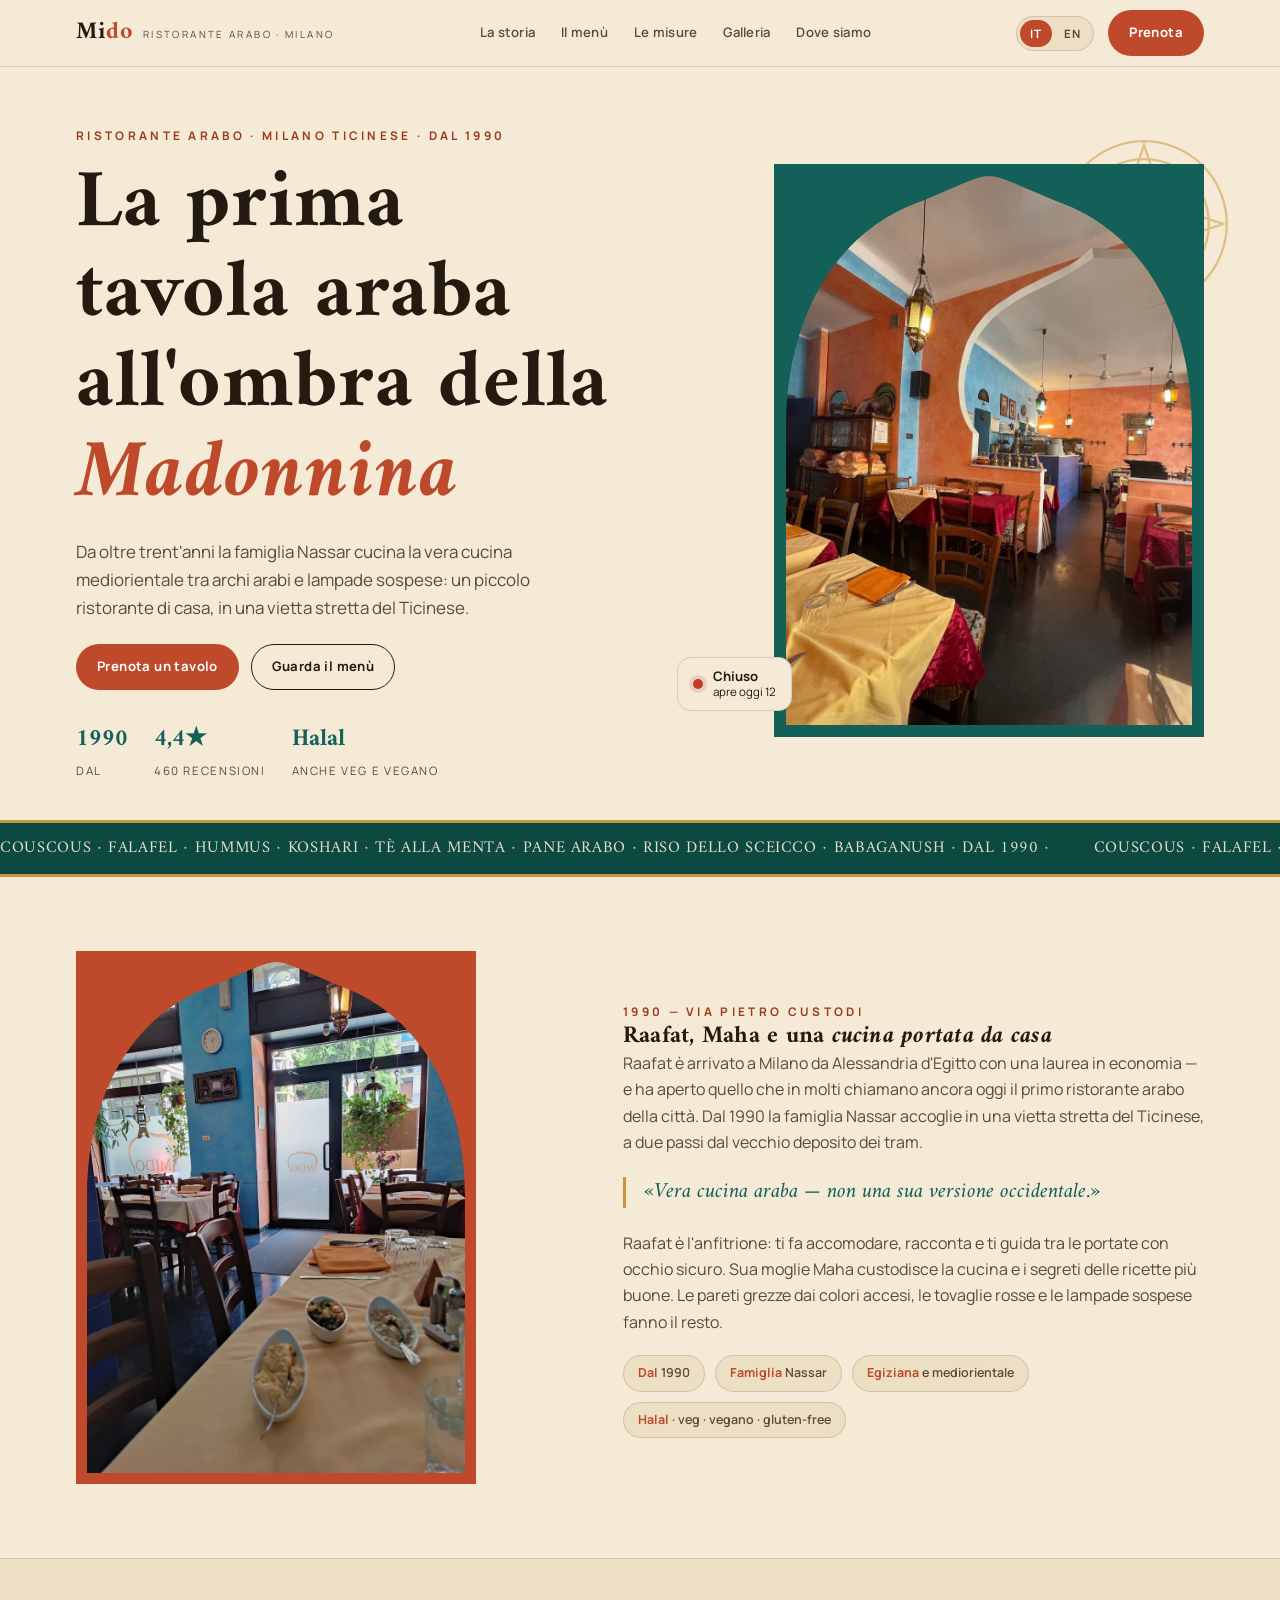
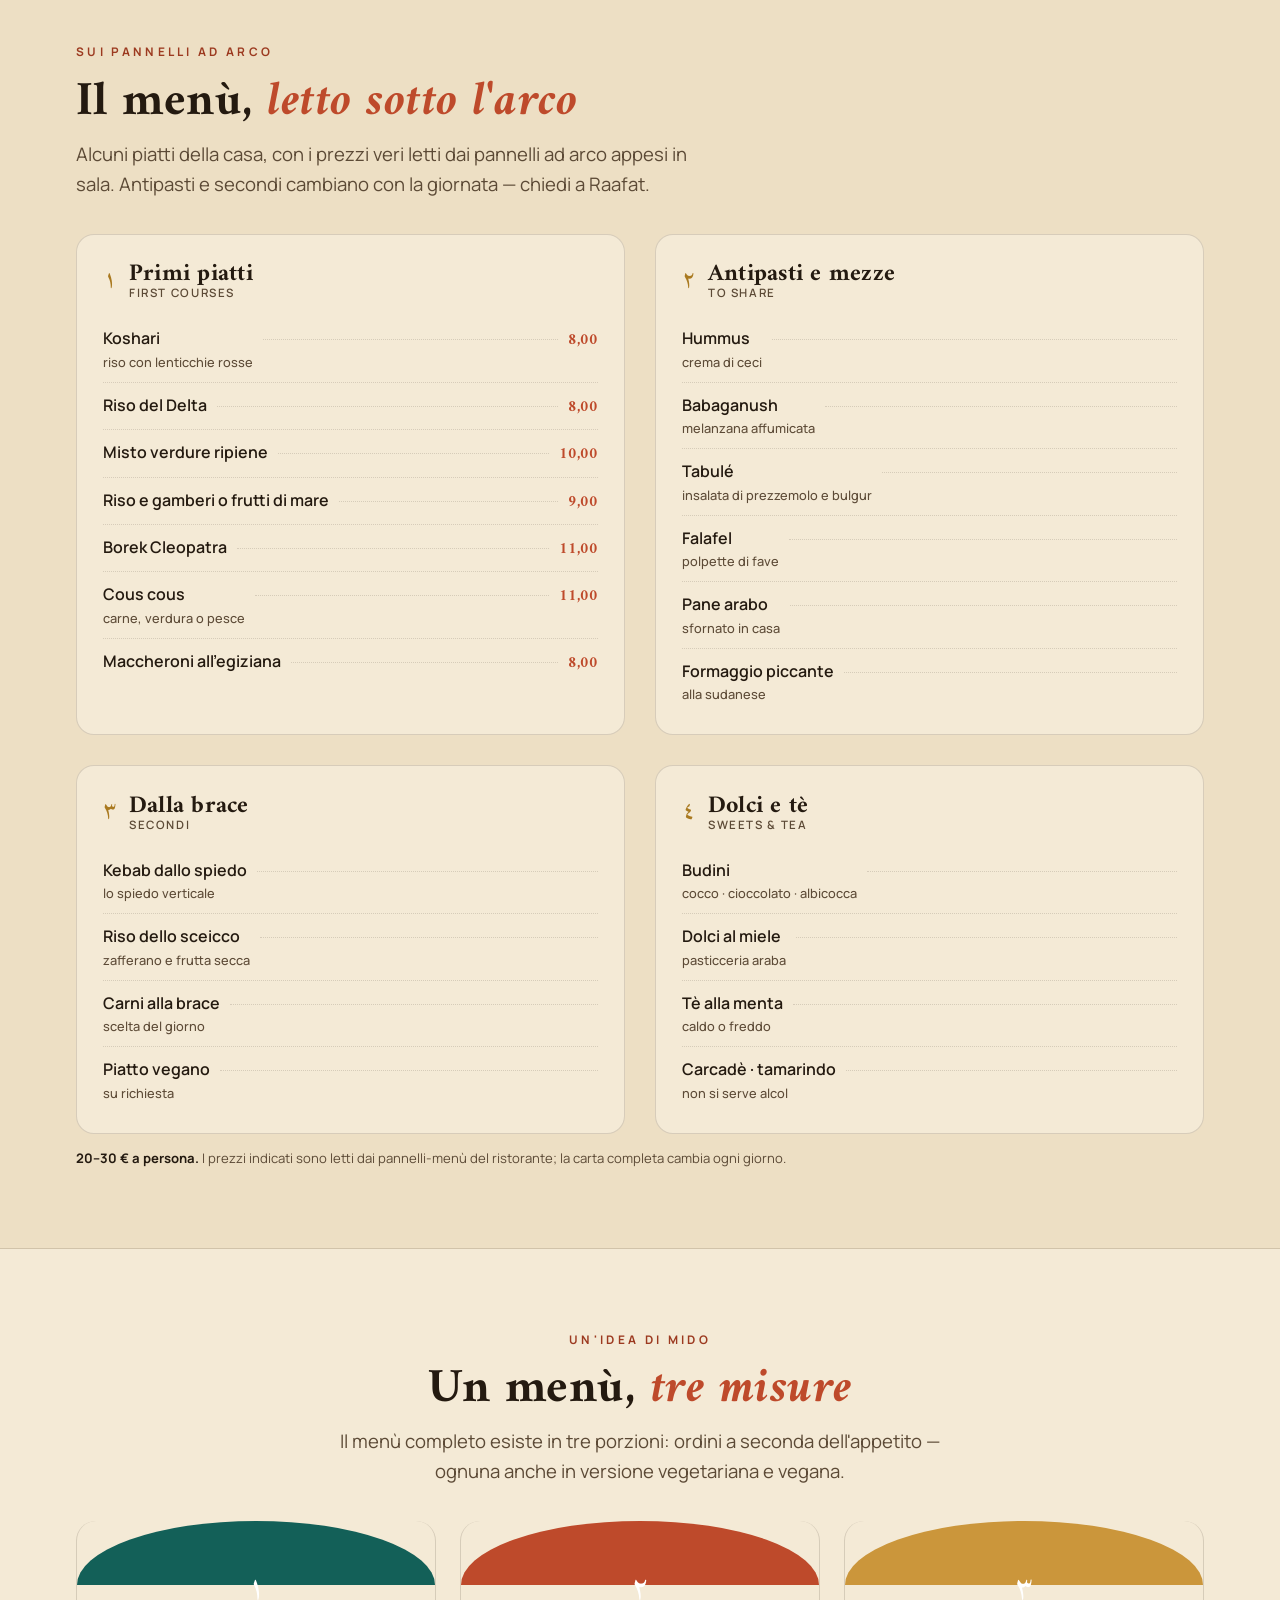
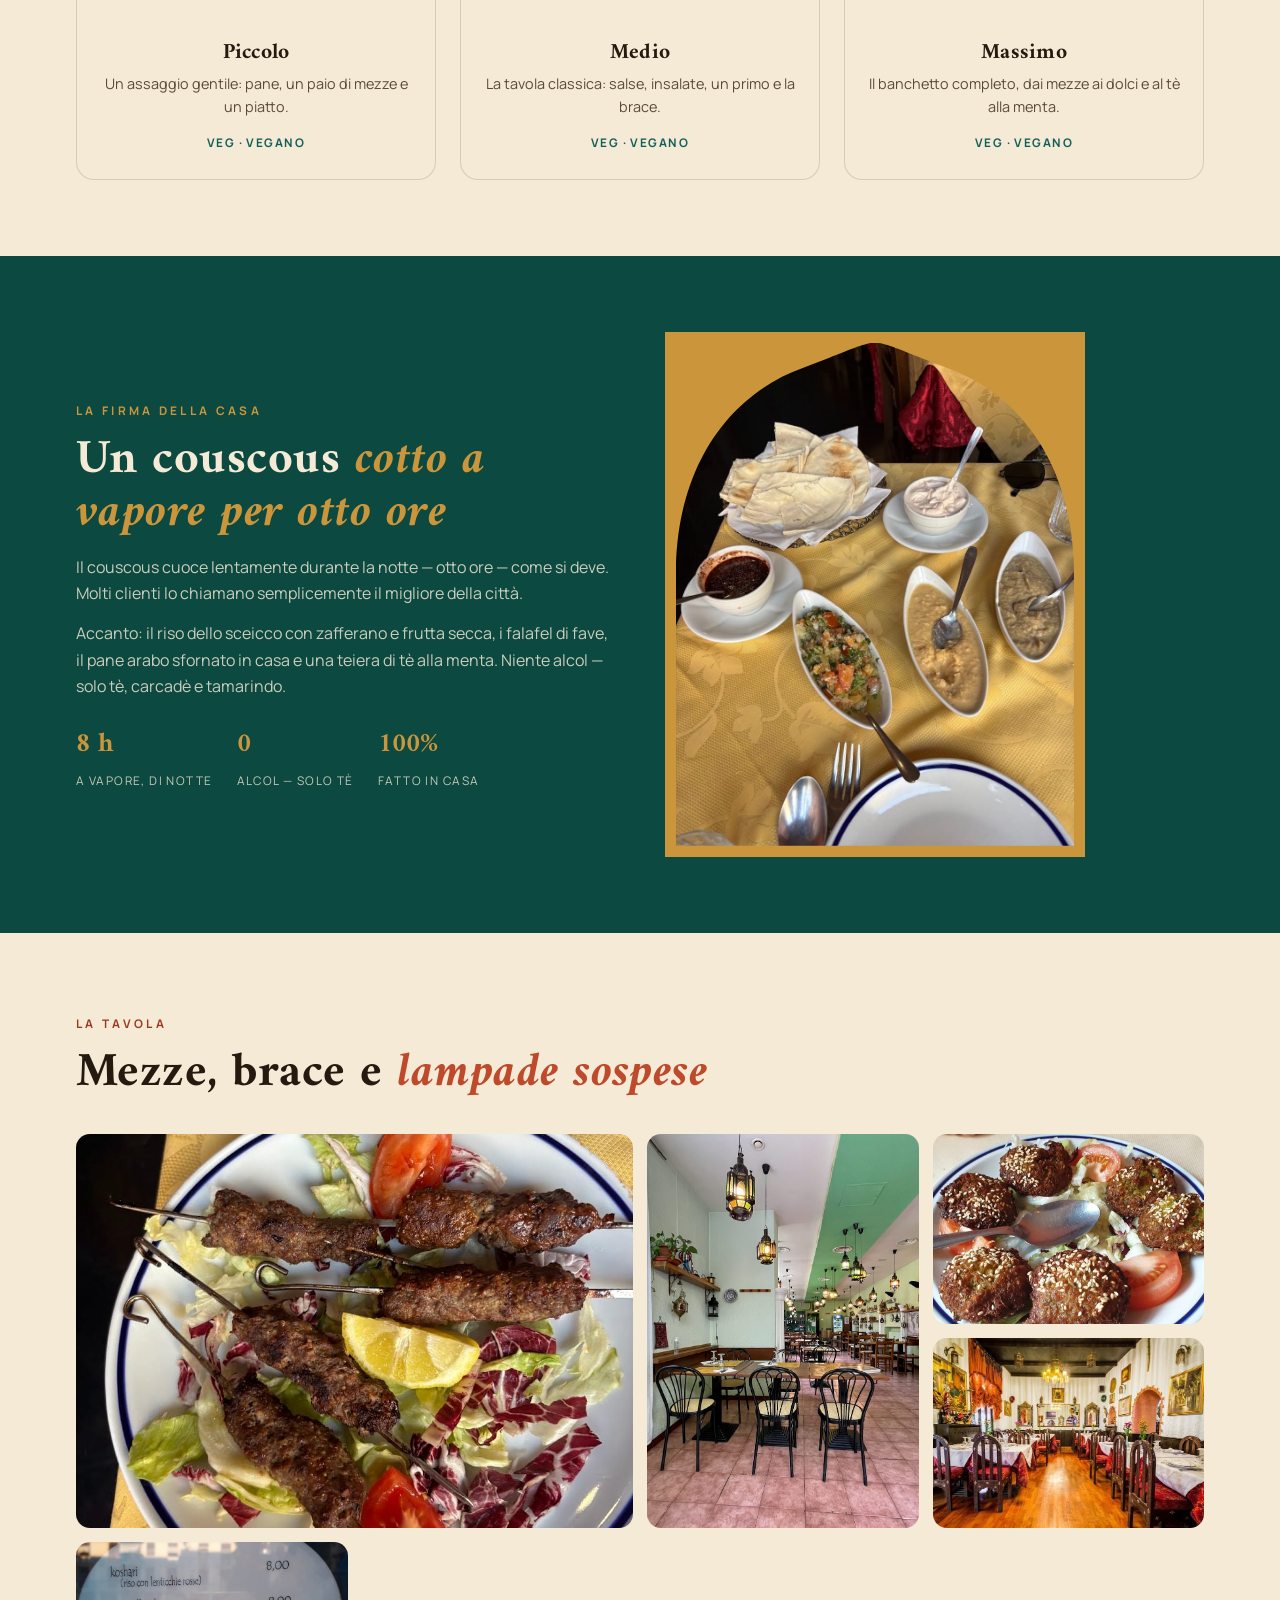
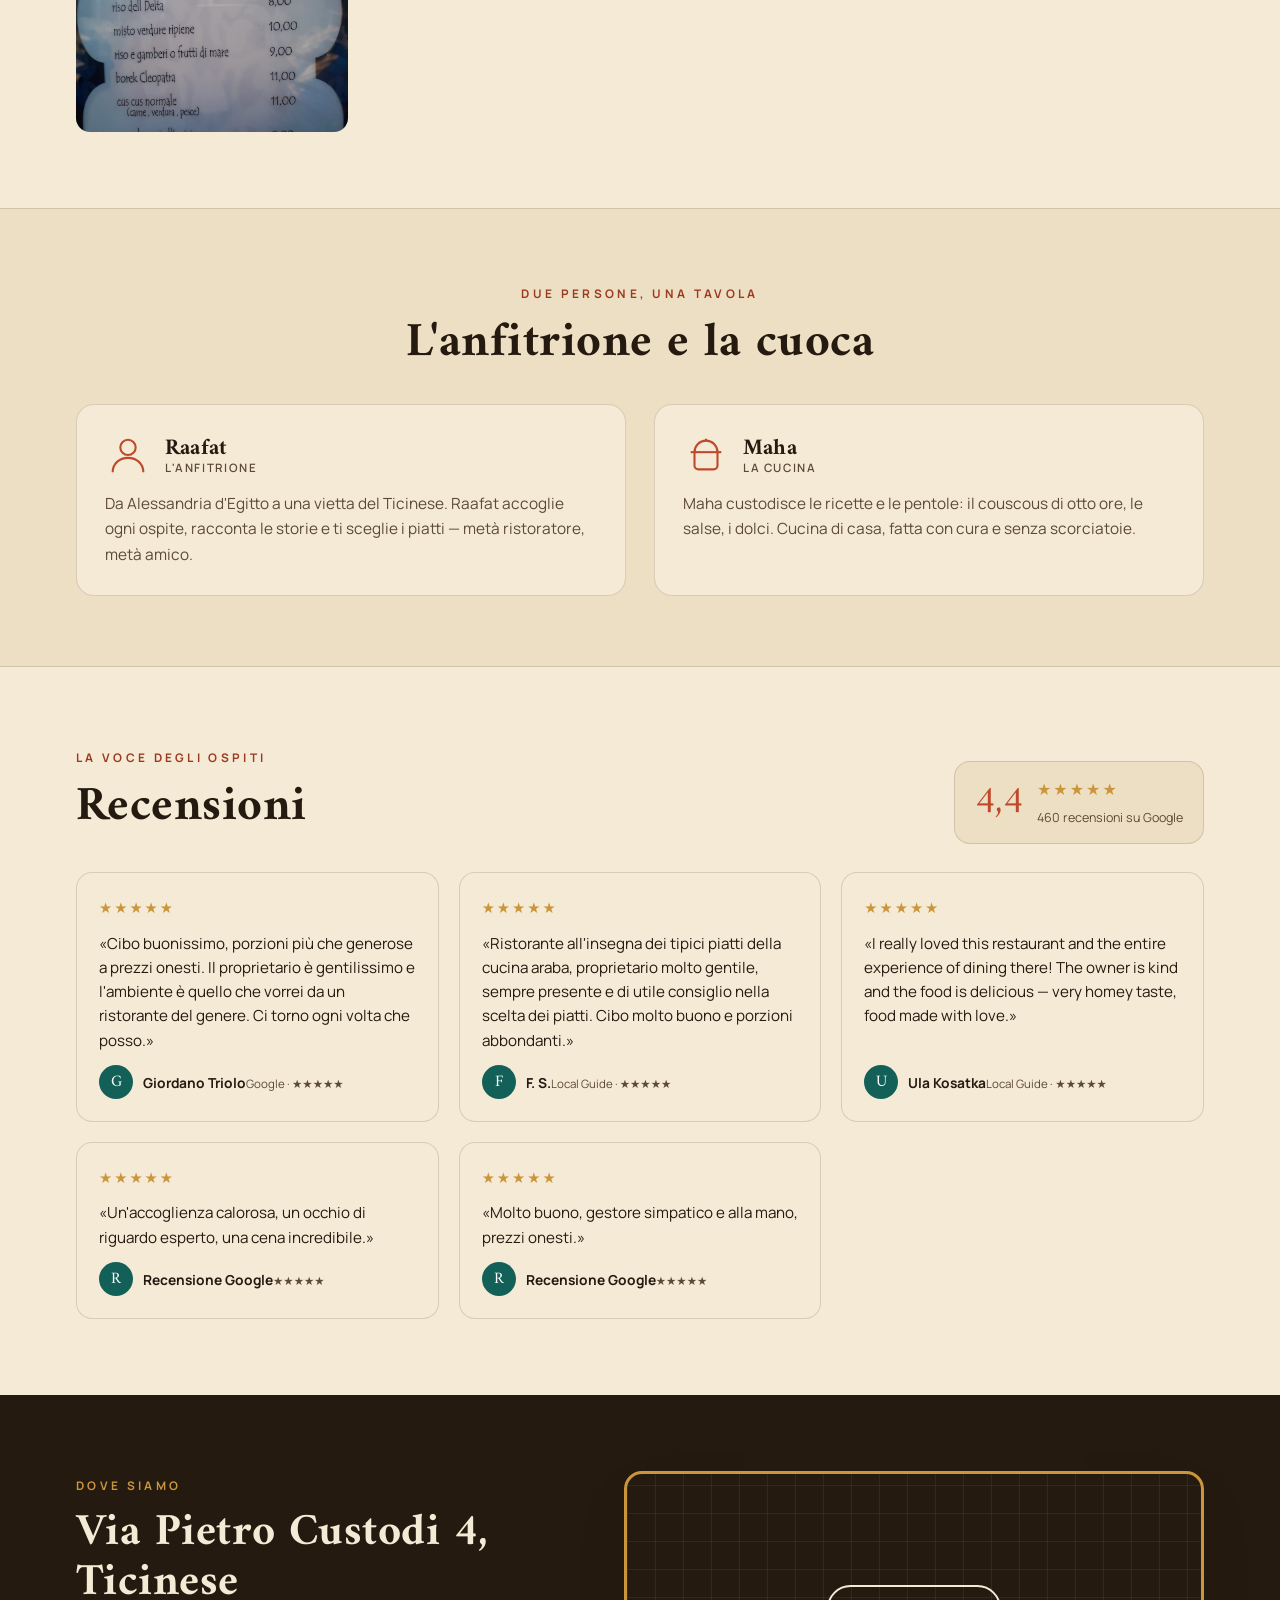
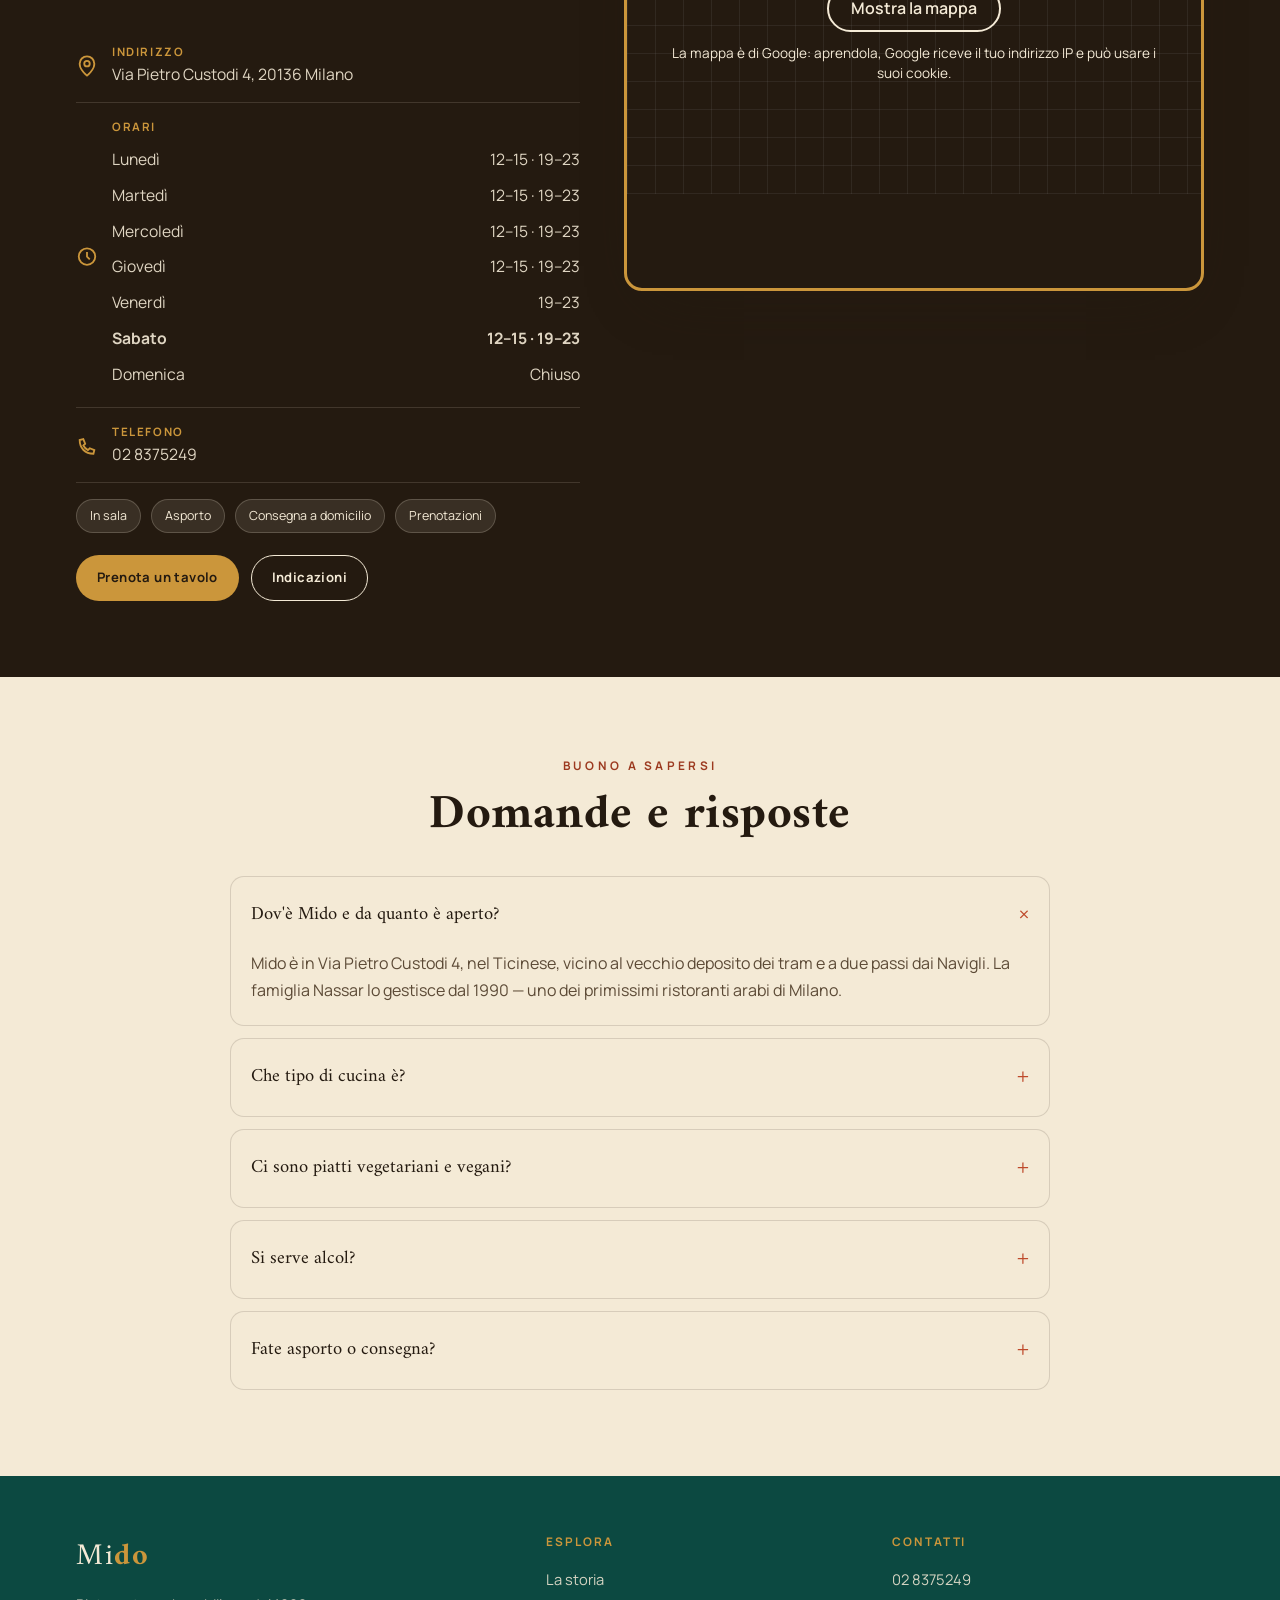
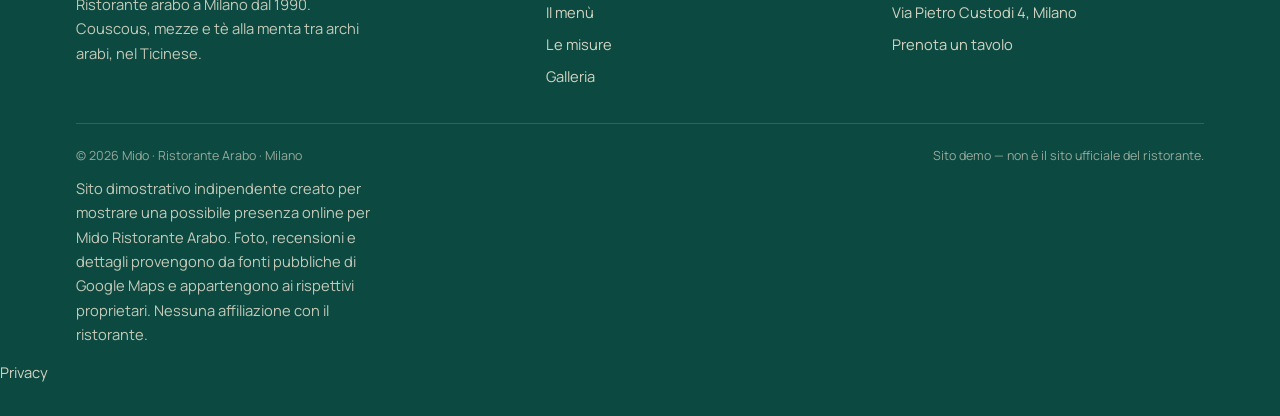
<file: index.html>
<!DOCTYPE html>
<html lang="it">
<head>
<meta charset="UTF-8">
<meta name="viewport" content="width=device-width, initial-scale=1.0">
<meta name="robots" content="noindex">
<title>Mido Ristorante Arabo · Milano Ticinese dal 1990</title>
<meta name="description" content="Mido, ristorante arabo a Milano dal 1990. La famiglia Nassar cucina couscous, falafel, mezze e tè alla menta tra archi arabi e lampade sospese, in zona Ticinese. Halal, opzioni veg e vegane.">
<link rel="stylesheet" href="fonts/fonts.css?v=1">
<link rel="stylesheet" href="css/styles.css">
<link rel="icon" href="data:image/svg+xml,<svg xmlns='http://www.w3.org/2000/svg' viewBox='0 0 100 100'><rect width='100' height='100' fill='%23136058'/><text x='50' y='72' font-size='64' text-anchor='middle' fill='%23CB963B' font-family='Georgia,serif'>M</text></svg>">
</head>
<body>

<!-- ===== arch clip-path (gesto-firma) ===== -->
<svg class="svgdefs" aria-hidden="true">
  <defs>
    <clipPath id="midoArch" clipPathUnits="objectBoundingBox">
      <path d="M0,1 L0,0.46 C0,0.24 0.14,0.1 0.32,0.05 C0.42,0.02 0.47,0 0.5,0 C0.53,0 0.58,0.02 0.68,0.05 C0.86,0.1 1,0.24 1,0.46 L1,1 Z"/>
    </clipPath>
  </defs>
</svg>

<!-- ===== intro ===== -->
<div id="intro">
  <div class="in">
    <svg class="lantern" viewBox="0 0 60 80" fill="none" stroke="currentColor" stroke-width="2.4">
      <path d="M30 4v6" stroke="#CB963B"/>
      <path d="M18 12h24l-3 8H21z" stroke="#CB963B"/>
      <path d="M16 20c0 22 4 34 14 44 10-10 14-22 14-44" stroke="#CB963B"/>
      <path d="M22 26c0 16 3 26 8 34 5-8 8-18 8-34" stroke="#F4EAD6" opacity=".7"/>
      <path d="M30 64v10" stroke="#CB963B"/>
    </svg>
    <div class="w">Mido</div>
    <div class="s">Ristorante Arabo · dal 1990</div>
  </div>
</div>

<!-- ===== topbar ===== -->
<header class="bar">
  <div class="wrap row">
    <a class="brand" href="#top">
      <span class="mk">Mi<b>do</b></span>
      <span class="tag" data-i18n="brand.tag">Ristorante Arabo · Milano</span>
    </a>
    <nav class="links">
      <a href="#story" data-i18n="nav.story">La storia</a>
      <a href="#menu" data-i18n="nav.menu">Il menù</a>
      <a href="#misure" data-i18n="nav.misure">Le misure</a>
      <a href="#gallery" data-i18n="nav.gallery">Galleria</a>
      <a href="#visit" data-i18n="nav.visit">Dove siamo</a>
    </nav>
    <div class="bar-tools">
      <div class="lang">
        <button data-l="it" class="on">IT</button>
        <button data-l="en">EN</button>
      </div>
      <a href="tel:+39028375249" class="btn solid" data-i18n="bar.book">Prenota</a>
      <button class="burger" aria-label="Menu"><span></span></button>
    </div>
  </div>
</header>

<main id="top">

<!-- ===== hero ===== -->
<section class="hero">
  <div class="wrap grid">
    <div class="hero-copy">
      <span class="eyebrow kick" data-i18n="hero.kick">Ristorante arabo · Milano Ticinese · dal 1990</span>
      <h1 data-i18n="hero.h1">La prima tavola araba<br>all'ombra della <em>Madonnina</em></h1>
      <p class="sub" data-i18n="hero.sub">Da oltre trent'anni la famiglia Nassar cucina la vera cucina mediorientale tra archi arabi e lampade sospese: un piccolo ristorante di casa, in una vietta stretta del Ticinese.</p>
      <div class="cta">
        <a href="tel:+39028375249" class="btn solid" data-i18n="hero.book">Prenota un tavolo</a>
        <a href="#menu" class="btn ghost" data-i18n="hero.menu">Guarda il menù</a>
      </div>
      <div class="facts">
        <div class="f"><b data-i18n="hero.f1n">1990</b><span data-i18n="hero.f1l">dal</span></div>
        <div class="f"><b data-i18n="hero.f2n">4,4★</b><span data-i18n="hero.f2l">460 recensioni</span></div>
        <div class="f"><b data-i18n="hero.f3n">Halal</b><span data-i18n="hero.f3l">anche veg e vegano</span></div>
      </div>
    </div>
    <div class="hero-art">
      <svg class="halo" viewBox="0 0 100 100" fill="none" stroke="currentColor" stroke-width="1.3" aria-hidden="true">
        <circle cx="50" cy="50" r="46"/><circle cx="50" cy="50" r="36"/>
        <g>
          <path d="M50 6 L58 30 L50 50 L42 30 Z"/><path d="M94 50 L70 58 L50 50 L70 42 Z"/>
          <path d="M50 94 L42 70 L50 50 L58 70 Z"/><path d="M6 50 L30 42 L50 50 L30 58 Z"/>
          <path d="M79 21 L62 40 L50 50 L59 33 Z"/><path d="M21 79 L38 60 L50 50 L41 67 Z"/>
          <path d="M79 79 L60 62 L50 50 L67 59 Z"/><path d="M21 21 L40 38 L50 50 L33 41 Z"/>
        </g>
      </svg>
      <div class="archframe">
        <div class="imgwrap arch">
          <img src="img/sala-arco.jpg" alt="La sala di Mido con la nicchia ad arco e le pareti color terracotta" width="430" height="573">
        </div>
      </div>
      <div class="badge-open" id="openBadge">
        <span class="dot"></span>
        <span class="t"><b>Aperto</b></span>
      </div>
    </div>
  </div>
</section>

<!-- ===== ribbon ===== -->
<div class="ribbon" aria-hidden="true">
  <div class="track">
    <span data-i18n="ribbon">COUSCOUS · FALAFEL · HUMMUS · KOSHARI · TÈ ALLA MENTA · PANE ARABO · RISO DELLO SCEICCO · BABAGANUSH · DAL 1990 ·</span>
    <span data-i18n="ribbon">COUSCOUS · FALAFEL · HUMMUS · KOSHARI · TÈ ALLA MENTA · PANE ARABO · RISO DELLO SCEICCO · BABAGANUSH · DAL 1990 ·</span>
  </div>
</div>

<!-- ===== story ===== -->
<section class="story reveal" id="story">
  <div class="wrap grid">
    <div class="ph">
      <div class="archframe">
        <div class="imgwrap arch">
          <img src="img/sala-blu.jpg" alt="Interno di Mido con le pareti blu e i tavoli apparecchiati" width="400" height="533">
        </div>
      </div>
    </div>
    <div class="story-copy">
      <span class="eyebrow" data-i18n="story.kick">1990 — Via Pietro Custodi</span>
      <h2 data-i18n="story.h2">Raafat, Maha e una <em>cucina portata da casa</em></h2>
      <p data-i18n="story.p1">Raafat è arrivato a Milano da Alessandria d'Egitto con una laurea in economia — e ha aperto quello che in molti chiamano ancora oggi il primo ristorante arabo della città. Dal 1990 la famiglia Nassar accoglie in una vietta stretta del Ticinese, a due passi dal vecchio deposito dei tram.</p>
      <p class="pull" data-i18n="story.pull">«Vera cucina araba — non una sua versione occidentale.»</p>
      <p data-i18n="story.p2">Raafat è l'anfitrione: ti fa accomodare, racconta e ti guida tra le portate con occhio sicuro. Sua moglie Maha custodisce la cucina e i segreti delle ricette più buone. Le pareti grezze dai colori accesi, le tovaglie rosse e le lampade sospese fanno il resto.</p>
      <div class="chips">
        <span class="chip" data-i18n="c1"><b>Dal</b> 1990</span>
        <span class="chip" data-i18n="c2"><b>Famiglia</b> Nassar</span>
        <span class="chip" data-i18n="c3"><b>Egiziana</b> e mediorientale</span>
        <span class="chip" data-i18n="c4"><b>Halal</b> · veg · vegano · gluten-free</span>
      </div>
    </div>
  </div>
</section>

<!-- ===== menu ===== -->
<section class="menu reveal" id="menu">
  <div class="wrap">
    <div class="shead">
      <span class="eyebrow" data-i18n="menu.kick">Sui pannelli ad arco</span>
      <h2 data-i18n="menu.h2">Il menù, <em>letto sotto l'arco</em></h2>
      <p class="lead" data-i18n="menu.sub">Alcuni piatti della casa, con i prezzi veri letti dai pannelli ad arco appesi in sala. Antipasti e secondi cambiano con la giornata — chiedi a Raafat.</p>
    </div>
    <div class="cols">

      <div class="mcard">
        <div class="cap"><span class="ar">١</span><h3 data-i18n="m1.t">Primi piatti<span data-i18n="m1.s">first courses</span></h3></div>
        <div class="dish"><span class="nm"><span data-i18n="d.koshari">Koshari</span><small data-i18n="d.koshari.s">riso con lenticchie rosse</small></span><span class="dots"></span><span class="pr">8,00</span></div>
        <div class="dish"><span class="nm"><span data-i18n="d.delta">Riso del Delta</span></span><span class="dots"></span><span class="pr">8,00</span></div>
        <div class="dish"><span class="nm"><span data-i18n="d.verdure">Misto verdure ripiene</span></span><span class="dots"></span><span class="pr">10,00</span></div>
        <div class="dish"><span class="nm"><span data-i18n="d.gamberi">Riso e gamberi o frutti di mare</span></span><span class="dots"></span><span class="pr">9,00</span></div>
        <div class="dish"><span class="nm"><span data-i18n="d.borek">Borek Cleopatra</span></span><span class="dots"></span><span class="pr">11,00</span></div>
        <div class="dish"><span class="nm"><span data-i18n="d.cous">Cous cous</span><small data-i18n="d.cous.s">carne, verdura o pesce</small></span><span class="dots"></span><span class="pr">11,00</span></div>
        <div class="dish"><span class="nm"><span data-i18n="d.macch">Maccheroni all'egiziana</span></span><span class="dots"></span><span class="pr">8,00</span></div>
      </div>

      <div class="mcard">
        <div class="cap"><span class="ar">٢</span><h3 data-i18n="m2.t">Antipasti e mezze<span data-i18n="m2.s">to share</span></h3></div>
        <div class="dish"><span class="nm"><span data-i18n="a.hummus">Hummus</span><small data-i18n="a.hummus.s">crema di ceci</small></span><span class="dots"></span></div>
        <div class="dish"><span class="nm"><span data-i18n="a.baba">Babaganush</span><small data-i18n="a.baba.s">melanzana affumicata</small></span><span class="dots"></span></div>
        <div class="dish"><span class="nm"><span data-i18n="a.tabu">Tabulé</span><small data-i18n="a.tabu.s">insalata di prezzemolo e bulgur</small></span><span class="dots"></span></div>
        <div class="dish"><span class="nm"><span data-i18n="a.falafel">Falafel</span><small data-i18n="a.falafel.s">polpette di fave</small></span><span class="dots"></span></div>
        <div class="dish"><span class="nm"><span data-i18n="a.pane">Pane arabo</span><small data-i18n="a.pane.s">sfornato in casa</small></span><span class="dots"></span></div>
        <div class="dish"><span class="nm"><span data-i18n="a.form">Formaggio piccante</span><small data-i18n="a.form.s">alla sudanese</small></span><span class="dots"></span></div>
      </div>

      <div class="mcard">
        <div class="cap"><span class="ar">٣</span><h3 data-i18n="m3.t">Dalla brace<span data-i18n="m3.s">secondi</span></h3></div>
        <div class="dish"><span class="nm"><span data-i18n="s.kebab">Kebab dallo spiedo</span><small data-i18n="s.kebab.s">lo spiedo verticale</small></span><span class="dots"></span></div>
        <div class="dish"><span class="nm"><span data-i18n="s.sceicco">Riso dello sceicco</span><small data-i18n="s.sceicco.s">zafferano e frutta secca</small></span><span class="dots"></span></div>
        <div class="dish"><span class="nm"><span data-i18n="s.agnello">Carni alla brace</span><small data-i18n="s.agnello.s">scelta del giorno</small></span><span class="dots"></span></div>
        <div class="dish"><span class="nm"><span data-i18n="s.veg">Piatto vegano</span><small data-i18n="s.veg.s">su richiesta</small></span><span class="dots"></span></div>
      </div>

      <div class="mcard">
        <div class="cap"><span class="ar">٤</span><h3 data-i18n="m4.t">Dolci e tè<span data-i18n="m4.s">sweets &amp; tea</span></h3></div>
        <div class="dish"><span class="nm"><span data-i18n="dz.budini">Budini</span><small data-i18n="dz.budini.s">cocco · cioccolato · albicocca</small></span><span class="dots"></span></div>
        <div class="dish"><span class="nm"><span data-i18n="dz.miele">Dolci al miele</span><small data-i18n="dz.miele.s">pasticceria araba</small></span><span class="dots"></span></div>
        <div class="dish"><span class="nm"><span data-i18n="dz.te">Tè alla menta</span><small data-i18n="dz.te.s">caldo o freddo</small></span><span class="dots"></span></div>
        <div class="dish"><span class="nm"><span data-i18n="dz.carcade">Carcadè · tamarindo</span><small data-i18n="dz.carcade.s">non si serve alcol</small></span><span class="dots"></span></div>
      </div>

    </div>
    <p class="note" data-i18n="menu.note"><b>20–30 € a persona.</b> I prezzi indicati sono letti dai pannelli-menù del ristorante; la carta completa cambia ogni giorno.</p>
  </div>
</section>

<!-- ===== misure ===== -->
<section class="misure reveal" id="misure">
  <div class="wrap">
    <div class="shead center">
      <span class="eyebrow" data-i18n="mis.kick">Un'idea di Mido</span>
      <h2 data-i18n="mis.h2">Un menù, <em>tre misure</em></h2>
      <p class="lead" style="margin:0 auto" data-i18n="mis.sub">Il menù completo esiste in tre porzioni: ordini a seconda dell'appetito — ognuna anche in versione vegetariana e vegana.</p>
    </div>
    <div class="three">
      <div class="mis">
        <div class="arc"></div><div class="num">١</div>
        <h4 data-i18n="mis1.t">Piccolo</h4>
        <p data-i18n="mis1.p">Un assaggio gentile: pane, un paio di mezze e un piatto.</p>
        <div class="v" data-i18n="mis1.v">veg · vegano</div>
      </div>
      <div class="mis">
        <div class="arc t2"></div><div class="num">٢</div>
        <h4 data-i18n="mis2.t">Medio</h4>
        <p data-i18n="mis2.p">La tavola classica: salse, insalate, un primo e la brace.</p>
        <div class="v" data-i18n="mis2.v">veg · vegano</div>
      </div>
      <div class="mis">
        <div class="arc t3"></div><div class="num">٣</div>
        <h4 data-i18n="mis3.t">Massimo</h4>
        <p data-i18n="mis3.p">Il banchetto completo, dai mezze ai dolci e al tè alla menta.</p>
        <div class="v" data-i18n="mis3.v">veg · vegano</div>
      </div>
    </div>
  </div>
</section>

<!-- ===== feature couscous ===== -->
<section class="feature reveal">
  <div class="wrap grid">
    <div class="feat-copy">
      <span class="eyebrow" data-i18n="feat.kick">La firma della casa</span>
      <h2 data-i18n="feat.h2">Un couscous <em>cotto a vapore per otto ore</em></h2>
      <p data-i18n="feat.p1">Il couscous cuoce lentamente durante la notte — otto ore — come si deve. Molti clienti lo chiamano semplicemente il migliore della città.</p>
      <p data-i18n="feat.p2">Accanto: il riso dello sceicco con zafferano e frutta secca, i falafel di fave, il pane arabo sfornato in casa e una teiera di tè alla menta. Niente alcol — solo tè, carcadè e tamarindo.</p>
      <div class="mini">
        <div class="m"><b data-i18n="feat.m1n">8 h</b><span data-i18n="feat.m1l">a vapore, di notte</span></div>
        <div class="m"><b data-i18n="feat.m2n">0</b><span data-i18n="feat.m2l">alcol — solo tè</span></div>
        <div class="m"><b data-i18n="feat.m3n">100%</b><span data-i18n="feat.m3l">fatto in casa</span></div>
      </div>
    </div>
    <div class="ph">
      <div class="archframe">
        <div class="imgwrap arch">
          <img src="img/mezze.jpg" alt="Un tavolo con mezze, salse e insalate di Mido" width="420" height="525">
        </div>
      </div>
    </div>
  </div>
</section>

<!-- ===== gallery ===== -->
<section class="gallery reveal" id="gallery">
  <div class="wrap">
    <div class="shead">
      <span class="eyebrow" data-i18n="gal.kick">La tavola</span>
      <h2 data-i18n="gal.h2">Mezze, brace e <em>lampade sospese</em></h2>
    </div>
    <div class="gg">
      <figure class="big"><img src="img/kebab.jpg" alt="Spiedini di kebab con limone e radicchio" loading="lazy"></figure>
      <figure class="tall"><img src="img/sala-lampade.jpg" alt="La sala di Mido con le pareti verdi e le lampade sospese" loading="lazy"></figure>
      <figure><img src="img/falafel.jpg" alt="Falafel di fave con pomodoro" loading="lazy"></figure>
      <figure><img src="img/hero-sala.jpg" alt="La sala con le tovaglie rosse" loading="lazy"></figure>
      <figure><img src="img/menu-board.jpg" alt="Il pannello-menù ad arco dei primi piatti" loading="lazy"></figure>
    </div>
  </div>
</section>

<!-- ===== hosts ===== -->
<section class="hosts reveal">
  <div class="wrap">
    <div class="shead center">
      <span class="eyebrow" data-i18n="hosts.kick">Due persone, una tavola</span>
      <h2 data-i18n="hosts.h2">L'anfitrione e la cuoca</h2>
    </div>
    <div class="two">
      <div class="host">
        <div class="r">
          <svg class="ic" viewBox="0 0 48 48" fill="none" stroke="currentColor" stroke-width="2.2"><circle cx="24" cy="15" r="8"/><path d="M8 41c0-9 7-15 16-15s16 6 16 15"/></svg>
          <h4 data-i18n="host1.t">Raafat<span data-i18n="host1.s">l'anfitrione</span></h4>
        </div>
        <p data-i18n="host1.p">Da Alessandria d'Egitto a una vietta del Ticinese. Raafat accoglie ogni ospite, racconta le storie e ti sceglie i piatti — metà ristoratore, metà amico.</p>
      </div>
      <div class="host">
        <div class="r">
          <svg class="ic" viewBox="0 0 48 48" fill="none" stroke="currentColor" stroke-width="2.2"><path d="M12 20a12 12 0 0124 0"/><path d="M8 20h32"/><path d="M12 20v14a4 4 0 004 4h16a4 4 0 004-4V20"/><path d="M24 8v-2"/></svg>
          <h4 data-i18n="host2.t">Maha<span data-i18n="host2.s">la cucina</span></h4>
        </div>
        <p data-i18n="host2.p">Maha custodisce le ricette e le pentole: il couscous di otto ore, le salse, i dolci. Cucina di casa, fatta con cura e senza scorciatoie.</p>
      </div>
    </div>
  </div>
</section>

<!-- ===== reviews ===== -->
<section class="reviews reveal">
  <div class="wrap">
    <div class="rev-head">
      <div class="shead" style="margin-bottom:0">
        <span class="eyebrow" data-i18n="rev.kick">La voce degli ospiti</span>
        <h2 data-i18n="rev.h2">Recensioni</h2>
      </div>
      <div class="rating-badge">
        <span class="big">4,4</span>
        <div>
          <div class="st">★★★★★</div>
          <small data-i18n="rev.sub">460 recensioni su Google</small>
        </div>
      </div>
    </div>
    <div class="rgrid">
      <div class="rcard">
        <div class="stars">★★★★★</div>
        <p data-i18n="rc1">«Cibo buonissimo, porzioni più che generose a prezzi onesti. Il proprietario è gentilissimo e l'ambiente è quello che vorrei da un ristorante del genere. Ci torno ogni volta che posso.»</p>
        <div class="who"><span class="av">G</span><div><b>Giordano Triolo</b><span data-i18n="rc1.m">Google · ★★★★★</span></div></div>
      </div>
      <div class="rcard">
        <div class="stars">★★★★★</div>
        <p data-i18n="rc2">«Ristorante all'insegna dei tipici piatti della cucina araba, proprietario molto gentile, sempre presente e di utile consiglio nella scelta dei piatti. Cibo molto buono e porzioni abbondanti.»</p>
        <div class="who"><span class="av">F</span><div><b>F. S.</b><span data-i18n="rc2.m">Local Guide · ★★★★★</span></div></div>
      </div>
      <div class="rcard">
        <div class="stars">★★★★★</div>
        <p data-i18n="rc3">«I really loved this restaurant and the entire experience of dining there! The owner is kind and the food is delicious — very homey taste, food made with love.»</p>
        <div class="who"><span class="av">U</span><div><b>Ula Kosatka</b><span data-i18n="rc3.m">Local Guide · ★★★★★</span></div></div>
      </div>
      <div class="rcard">
        <div class="stars">★★★★★</div>
        <p data-i18n="rc4">«Un'accoglienza calorosa, un occhio di riguardo esperto, una cena incredibile.»</p>
        <div class="who"><span class="av">R</span><div><b>Recensione Google</b><span data-i18n="rc4.m">★★★★★</span></div></div>
      </div>
      <div class="rcard">
        <div class="stars">★★★★★</div>
        <p data-i18n="rc5">«Molto buono, gestore simpatico e alla mano, prezzi onesti.»</p>
        <div class="who"><span class="av">R</span><div><b>Recensione Google</b><span data-i18n="rc5.m">★★★★★</span></div></div>
      </div>
    </div>
  </div>
</section>

<!-- ===== visit ===== -->
<section class="visit reveal" id="visit">
  <div class="wrap grid">
    <div class="info">
      <span class="eyebrow" data-i18n="visit.kick">Dove siamo</span>
      <h2 data-i18n="visit.h2">Via Pietro Custodi 4, Ticinese</h2>
      <div class="line">
        <svg class="ic" viewBox="0 0 24 24" fill="none" stroke="currentColor" stroke-width="2"><path d="M12 22s8-6.5 8-13a8 8 0 10-16 0c0 6.5 8 13 8 13z"/><circle cx="12" cy="9" r="3"/></svg>
        <div><b data-i18n="visit.addr">Indirizzo</b><span>Via Pietro Custodi 4, 20136 Milano</span></div>
      </div>
      <div class="line">
        <svg class="ic" viewBox="0 0 24 24" fill="none" stroke="currentColor" stroke-width="2"><circle cx="12" cy="12" r="9"/><path d="M12 7v5l3 3"/></svg>
        <div style="flex:1"><b data-i18n="visit.hours">Orari</b><div id="hoursList" style="margin-top:6px"></div></div>
      </div>
      <div class="line">
        <svg class="ic" viewBox="0 0 24 24" fill="none" stroke="currentColor" stroke-width="2"><path d="M4 5c0 9 6 15 15 15l1-4-5-2-2 2a12 12 0 01-5-5l2-2-2-5z"/></svg>
        <div><b data-i18n="visit.phone">Telefono</b><a href="tel:+39028375249">02 8375249</a></div>
      </div>
      <div class="services">
        <span class="svc" data-i18n="svc1">In sala</span>
        <span class="svc" data-i18n="svc2">Asporto</span>
        <span class="svc" data-i18n="svc3">Consegna a domicilio</span>
        <span class="svc" data-i18n="svc4">Prenotazioni</span>
      </div>
      <div class="cta" style="display:flex;gap:12px;margin-top:22px;flex-wrap:wrap">
        <a href="tel:+39028375249" class="btn brass" data-i18n="visit.book">Prenota un tavolo</a>
        <a href="https://www.google.com/maps/dir/?api=1&destination=Mido+Ristorante+Arabo+Via+Pietro+Custodi+4+Milano" target="_blank" rel="noopener" class="btn ghost" style="color:var(--sand);border-color:var(--sand)" data-i18n="visit.dir">Indicazioni</a>
      </div>
    </div>
    <div class="mapbox">
      <div class="mappa-clic" data-mappa-clic style="--mappa-h: 320px"><template><iframe title="Mappa — Mido Ristorante Arabo, Via Pietro Custodi 4 Milano" loading="lazy" referrerpolicy="no-referrer-when-downgrade" src="https://www.google.com/maps?q=Mido+Ristorante+Arabo,+Via+Pietro+Custodi+4,+Milano&output=embed"></iframe></template><div class="mappa-clic__velo"><a class="mappa-clic__btn" href="https://www.google.com/maps/dir/?api=1&destination=Mido+Ristorante+Arabo+Via+Pietro+Custodi+4+Milano" target="_blank" rel="noopener">Mostra la mappa</a><p class="mappa-clic__nota">La mappa è di Google: aprendola, Google riceve il tuo indirizzo IP e può usare i suoi cookie.</p></div></div>
    </div>
  </div>
</section>

<!-- ===== faq ===== -->
<section class="faq reveal">
  <div class="wrap">
    <div class="shead center">
      <span class="eyebrow" data-i18n="faq.kick">Buono a sapersi</span>
      <h2 data-i18n="faq.h2">Domande e risposte</h2>
    </div>
    <div class="qs">
      <details class="q" open>
        <summary><span data-i18n="q1">Dov'è Mido e da quanto è aperto?</span><span class="pl">+</span></summary>
        <p data-i18n="a1">Mido è in Via Pietro Custodi 4, nel Ticinese, vicino al vecchio deposito dei tram e a due passi dai Navigli. La famiglia Nassar lo gestisce dal 1990 — uno dei primissimi ristoranti arabi di Milano.</p>
      </details>
      <details class="q">
        <summary><span data-i18n="q2">Che tipo di cucina è?</span><span class="pl">+</span></summary>
        <p data-i18n="a2">Autentica cucina di casa mediorientale ed egiziana: couscous, koshari, falafel, hummus, babaganush, carni alla brace, pane arabo e dolci al miele. Tutto halal, con opzioni vegetariane, vegane e senza glutine.</p>
      </details>
      <details class="q">
        <summary><span data-i18n="q3">Ci sono piatti vegetariani e vegani?</span><span class="pl">+</span></summary>
        <p data-i18n="a3">Sì. Molti mezze e piatti sono naturalmente vegetariani o vegani, e il menù completo esiste in versione vegetariana e vegana in tutte e tre le misure.</p>
      </details>
      <details class="q">
        <summary><span data-i18n="q4">Si serve alcol?</span><span class="pl">+</span></summary>
        <p data-i18n="a4">No, non si serve alcol. In compenso trovi tè alla menta, carcadè, tamarindo e limonata fatta in casa.</p>
      </details>
      <details class="q">
        <summary><span data-i18n="q5">Fate asporto o consegna?</span><span class="pl">+</span></summary>
        <p data-i18n="a5">Sì — puoi mangiare in sala, ordinare d'asporto o farti consegnare a casa. Per prenotare un tavolo chiama il 02 8375249.</p>
      </details>
    </div>
  </div>
</section>

</main>

<!-- ===== footer ===== -->
<footer class="ft">
  <div class="wrap">
    <div class="top">
      <div>
        <div class="mk">Mi<b>do</b></div>
        <p data-i18n="ft.tag">Ristorante arabo a Milano dal 1990. Couscous, mezze e tè alla menta tra archi arabi, nel Ticinese.</p>
      </div>
      <div>
        <h5 data-i18n="ft.explore">Esplora</h5>
        <a href="#story" data-i18n="nav.story">La storia</a>
        <a href="#menu" data-i18n="nav.menu">Il menù</a>
        <a href="#misure" data-i18n="nav.misure">Le misure</a>
        <a href="#gallery" data-i18n="nav.gallery">Galleria</a>
      </div>
      <div>
        <h5 data-i18n="ft.contact">Contatti</h5>
        <a href="tel:+39028375249">02 8375249</a>
        <a href="https://www.google.com/maps?q=Mido+Ristorante+Arabo,+Via+Pietro+Custodi+4,+Milano" target="_blank" rel="noopener">Via Pietro Custodi 4, Milano</a>
        <a href="#visit" data-i18n="visit.book">Prenota un tavolo</a>
      </div>
    </div>
    <div class="bottom">
      <span>© 2026 Mido · Ristorante Arabo · Milano</span>
      <span data-i18n="ft.rights">Sito demo — non è il sito ufficiale del ristorante.</span>
    </div>
    <p class="disc" data-i18n="ft.disc">Sito dimostrativo indipendente creato per mostrare una possibile presenza online per Mido Ristorante Arabo. Foto, recensioni e dettagli provengono da fonti pubbliche di Google Maps e appartengono ai rispettivi proprietari. Nessuna affiliazione con il ristorante.</p>
  </div>
  <p class="privacy-link"><a href="privacy.html">Privacy</a></p>
</footer>

<!-- ===== JSON-LD ===== -->
<script type="application/ld+json">
{
  "@context": "https://schema.org",
  "@type": "Restaurant",
  "name": "Mido Ristorante Arabo",
  "description": "Ristorante arabo e mediorientale a Milano dal 1990, gestito dalla famiglia Nassar. Couscous, falafel, mezze e tè alla menta in zona Ticinese. Halal, con opzioni vegetariane e vegane.",
  "servesCuisine": [
    "Araba",
    "Mediorientale",
    "Egiziana",
    "Halal",
    "Vegetariana",
    "Vegana"
  ],
  "priceRange": "€€",
  "url": "https://rotenzark.github.io/mido-ristorante-arabo/",
  "telephone": "+39 02 8375249",
  "foundingDate": "1990",
  "address": {
    "@type": "PostalAddress",
    "streetAddress": "Via Pietro Custodi 4",
    "addressLocality": "Milano",
    "postalCode": "20136",
    "addressCountry": "IT"
  },
  "geo": {
    "@type": "GeoCoordinates",
    "latitude": 45.4448857,
    "longitude": 9.1795908
  },
  "openingHoursSpecification": [
    {
      "@type": "OpeningHoursSpecification",
      "dayOfWeek": [
        "Monday",
        "Tuesday",
        "Wednesday",
        "Thursday",
        "Saturday"
      ],
      "opens": "12:00",
      "closes": "15:00"
    },
    {
      "@type": "OpeningHoursSpecification",
      "dayOfWeek": [
        "Monday",
        "Tuesday",
        "Wednesday",
        "Thursday",
        "Friday",
        "Saturday"
      ],
      "opens": "19:00",
      "closes": "23:00"
    }
  ],
  "acceptsReservations": "True",
  "hasMenu": "https://rotenzark.github.io/mido-ristorante-arabo/#menu"
}
</script>
<script type="application/ld+json">
{
  "@context":"https://schema.org",
  "@type":"FAQPage",
  "mainEntity":[
    {"@type":"Question","name":"Dov'è Mido e da quanto è aperto?","acceptedAnswer":{"@type":"Answer","text":"Mido è in Via Pietro Custodi 4, nel Ticinese, vicino al vecchio deposito dei tram e a due passi dai Navigli. La famiglia Nassar lo gestisce dal 1990, uno dei primissimi ristoranti arabi di Milano."}},
    {"@type":"Question","name":"Che tipo di cucina è?","acceptedAnswer":{"@type":"Answer","text":"Autentica cucina di casa mediorientale ed egiziana: couscous, koshari, falafel, hummus, babaganush, carni alla brace, pane arabo e dolci al miele. Tutto halal, con opzioni vegetariane, vegane e senza glutine."}},
    {"@type":"Question","name":"Ci sono piatti vegetariani e vegani?","acceptedAnswer":{"@type":"Answer","text":"Sì. Molti mezze e piatti sono naturalmente vegetariani o vegani, e il menù completo esiste in versione vegetariana e vegana in tutte e tre le misure."}},
    {"@type":"Question","name":"Si serve alcol?","acceptedAnswer":{"@type":"Answer","text":"No, non si serve alcol. In compenso trovi tè alla menta, carcadè, tamarindo e limonata fatta in casa."}},
    {"@type":"Question","name":"Fate asporto o consegna?","acceptedAnswer":{"@type":"Answer","text":"Sì, puoi mangiare in sala, ordinare d'asporto o farti consegnare a casa. Per prenotare un tavolo chiama il 02 8375249."}}
  ]
}
</script>

<script src="js/main.js"></script>
<script src="js/mappa-clic.js?v=1" defer></script>
</body>
</html>
</file>
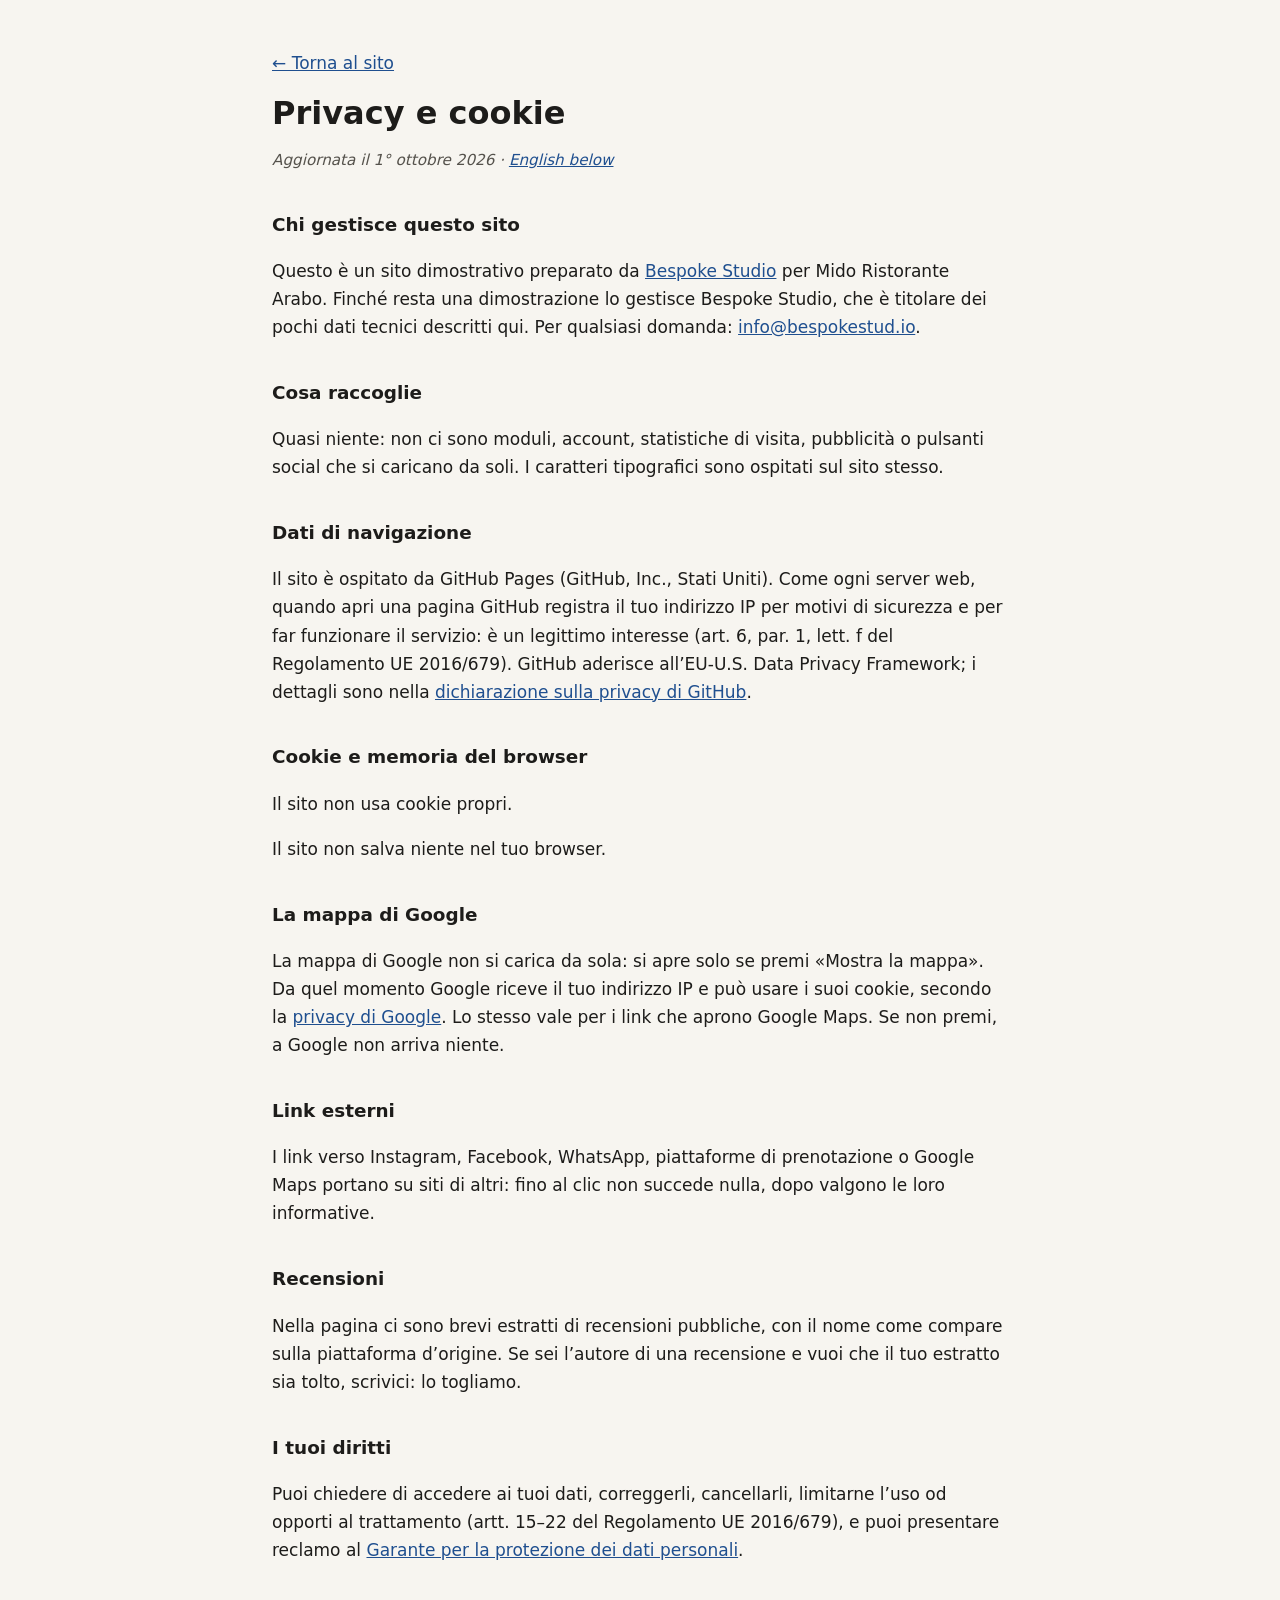
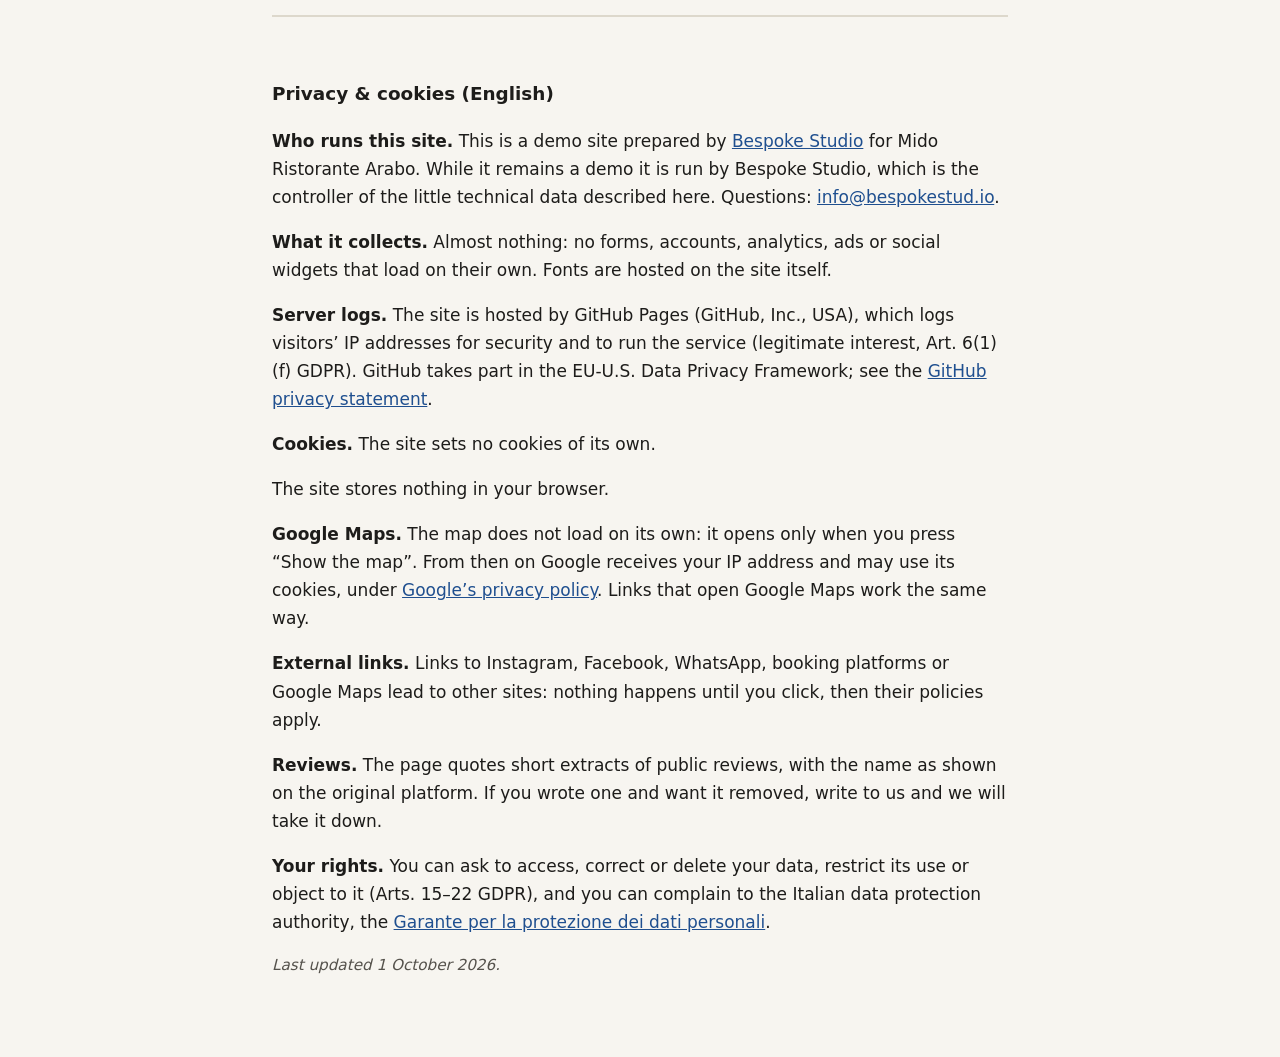
<file: privacy.html>
<!DOCTYPE html>
<html lang="it">
<head>
  <meta charset="UTF-8">
  <meta name="viewport" content="width=device-width, initial-scale=1.0">
  <meta name="robots" content="noindex">
  <title>Privacy e cookie · Mido Ristorante Arabo</title>
  <meta name="description" content="Informativa privacy e cookie del sito Mido Ristorante Arabo.">
  <style>
    body { margin: 0; background: #f7f5f0; color: #1d1c1a; font: 17px/1.65 system-ui, -apple-system, "Segoe UI", Roboto, sans-serif; }
    main { max-width: 46rem; margin: 0 auto; padding: 32px 20px 64px; }
    h1 { font-size: 2rem; line-height: 1.2; margin: 0.4em 0 0.2em; }
    h2 { font-size: 1.15rem; margin: 2em 0 0.4em; }
    a { color: #1f4f8f; }
    .data { color: #55524c; font-style: italic; font-size: 0.95rem; }
    .en { margin-top: 3em; padding-top: 1.5em; border-top: 2px solid #ddd8cc; }
    code { font-size: 0.9em; background: #ebe7dc; padding: 0 4px; border-radius: 3px; }
  </style>
</head>
<body>
<main>
  <p><a href="index.html">← Torna al sito</a></p>
  <h1>Privacy e cookie</h1>
  <p class="data">Aggiornata il 1° ottobre 2026 · <a href="#english" lang="en">English below</a></p>
  <h2>Chi gestisce questo sito</h2>
  <p>Questo è un sito dimostrativo preparato da <a href="https://bespokestud.io" rel="noopener">Bespoke Studio</a> per Mido Ristorante Arabo. Finché resta una dimostrazione lo gestisce Bespoke Studio, che è titolare dei pochi dati tecnici descritti qui. Per qualsiasi domanda: <a href="mailto:info@bespokestud.io">info@bespokestud.io</a>.</p>
  <h2>Cosa raccoglie</h2>
  <p>Quasi niente: non ci sono moduli, account, statistiche di visita, pubblicità o pulsanti social che si caricano da soli. I caratteri tipografici sono ospitati sul sito stesso.</p>
  <h2>Dati di navigazione</h2>
  <p>Il sito è ospitato da GitHub Pages (GitHub, Inc., Stati Uniti). Come ogni server web, quando apri una pagina GitHub registra il tuo indirizzo IP per motivi di sicurezza e per far funzionare il servizio: è un legittimo interesse (art. 6, par. 1, lett. f del Regolamento UE 2016/679). GitHub aderisce all’EU-U.S. Data Privacy Framework; i dettagli sono nella <a href="https://docs.github.com/site-policy/privacy-policies/github-general-privacy-statement" rel="noopener">dichiarazione sulla privacy di GitHub</a>.</p>
  
  <h2>Cookie e memoria del browser</h2>
  <p>Il sito non usa cookie propri.</p>
  <p>Il sito non salva niente nel tuo browser.</p>
  <h2>La mappa di Google</h2>
  <p>La mappa di Google non si carica da sola: si apre solo se premi «Mostra la mappa». Da quel momento Google riceve il tuo indirizzo IP e può usare i suoi cookie, secondo la <a href="https://policies.google.com/privacy?hl=it" rel="noopener">privacy di Google</a>. Lo stesso vale per i link che aprono Google Maps. Se non premi, a Google non arriva niente.</p>
  <h2>Link esterni</h2>
  <p>I link verso Instagram, Facebook, WhatsApp, piattaforme di prenotazione o Google Maps portano su siti di altri: fino al clic non succede nulla, dopo valgono le loro informative.</p>
  <h2>Recensioni</h2>
  <p>Nella pagina ci sono brevi estratti di recensioni pubbliche, con il nome come compare sulla piattaforma d’origine. Se sei l’autore di una recensione e vuoi che il tuo estratto sia tolto, scrivici: lo togliamo.</p>
  <h2>I tuoi diritti</h2>
  <p>Puoi chiedere di accedere ai tuoi dati, correggerli, cancellarli, limitarne l’uso od opporti al trattamento (artt. 15–22 del Regolamento UE 2016/679), e puoi presentare reclamo al <a href="https://www.garanteprivacy.it" rel="noopener">Garante per la protezione dei dati personali</a>.</p>
  <div class="en" id="english" lang="en">
    <h2>Privacy &amp; cookies (English)</h2>
    <p><strong>Who runs this site.</strong> This is a demo site prepared by <a href="https://bespokestud.io" rel="noopener">Bespoke Studio</a> for Mido Ristorante Arabo. While it remains a demo it is run by Bespoke Studio, which is the controller of the little technical data described here. Questions: <a href="mailto:info@bespokestud.io">info@bespokestud.io</a>.</p>
    <p><strong>What it collects.</strong> Almost nothing: no forms, accounts, analytics, ads or social widgets that load on their own. Fonts are hosted on the site itself.</p>
    <p><strong>Server logs.</strong> The site is hosted by GitHub Pages (GitHub, Inc., USA), which logs visitors’ IP addresses for security and to run the service (legitimate interest, Art. 6(1)(f) GDPR). GitHub takes part in the EU-U.S. Data Privacy Framework; see the <a href="https://docs.github.com/site-policy/privacy-policies/github-general-privacy-statement" rel="noopener">GitHub privacy statement</a>.</p>
    
    <p><strong>Cookies.</strong> The site sets no cookies of its own.</p>
    <p>The site stores nothing in your browser.</p>
    <p><strong>Google Maps.</strong> The map does not load on its own: it opens only when you press “Show the map”. From then on Google receives your IP address and may use its cookies, under <a href="https://policies.google.com/privacy?hl=en" rel="noopener">Google’s privacy policy</a>. Links that open Google Maps work the same way.</p>
    <p><strong>External links.</strong> Links to Instagram, Facebook, WhatsApp, booking platforms or Google Maps lead to other sites: nothing happens until you click, then their policies apply.</p>
    <p><strong>Reviews.</strong> The page quotes short extracts of public reviews, with the name as shown on the original platform. If you wrote one and want it removed, write to us and we will take it down.</p>
    <p><strong>Your rights.</strong> You can ask to access, correct or delete your data, restrict its use or object to it (Arts. 15–22 GDPR), and you can complain to the Italian data protection authority, the <a href="https://www.garanteprivacy.it" rel="noopener">Garante per la protezione dei dati personali</a>.</p>
    <p class="data">Last updated 1 October 2026.</p>
  </div>
</main>
</body>
</html>
</file>
<file: fonts/fonts.css>
/* Caratteri ospitati sul sito: nessuna richiesta a Google Fonts o Fontshare (giro privacy 1/10/2026). Licenze in LICENSE.txt. */
/* arabic */
@font-face {
  font-family: 'Amiri';
  font-style: italic;
  font-weight: 400;
  font-display: swap;
  src: url(amiri-v30-J7afnpd8CGxBHpUrhLQY66NL.woff2) format('woff2');
  unicode-range: U+0600-06FF, U+0750-077F, U+0870-088E, U+0890-0891, U+0897-08E1, U+08E3-08FF, U+200C-200E, U+2010-2011, U+204F, U+2E41, U+FB50-FDFF, U+FE70-FE74, U+FE76-FEFC, U+102E0-102FB, U+10E60-10E7E, U+10EC2-10EC4, U+10EFC-10EFF, U+1EE00-1EE03, U+1EE05-1EE1F, U+1EE21-1EE22, U+1EE24, U+1EE27, U+1EE29-1EE32, U+1EE34-1EE37, U+1EE39, U+1EE3B, U+1EE42, U+1EE47, U+1EE49, U+1EE4B, U+1EE4D-1EE4F, U+1EE51-1EE52, U+1EE54, U+1EE57, U+1EE59, U+1EE5B, U+1EE5D, U+1EE5F, U+1EE61-1EE62, U+1EE64, U+1EE67-1EE6A, U+1EE6C-1EE72, U+1EE74-1EE77, U+1EE79-1EE7C, U+1EE7E, U+1EE80-1EE89, U+1EE8B-1EE9B, U+1EEA1-1EEA3, U+1EEA5-1EEA9, U+1EEAB-1EEBB, U+1EEF0-1EEF1;
}
/* latin-ext */
@font-face {
  font-family: 'Amiri';
  font-style: italic;
  font-weight: 400;
  font-display: swap;
  src: url(amiri-v30-J7afnpd8CGxBHpUrhL8Y66NL.woff2) format('woff2');
  unicode-range: U+0100-02BA, U+02BD-02C5, U+02C7-02CC, U+02CE-02D7, U+02DD-02FF, U+0304, U+0308, U+0329, U+1D00-1DBF, U+1E00-1E9F, U+1EF2-1EFF, U+2020, U+20A0-20AB, U+20AD-20C0, U+2113, U+2C60-2C7F, U+A720-A7FF;
}
/* latin */
@font-face {
  font-family: 'Amiri';
  font-style: italic;
  font-weight: 400;
  font-display: swap;
  src: url(amiri-v30-J7afnpd8CGxBHpUrhLEY6w.woff2) format('woff2');
  unicode-range: U+0000-00FF, U+0131, U+0152-0153, U+02BB-02BC, U+02C6, U+02DA, U+02DC, U+0304, U+0308, U+0329, U+2000-206F, U+20AC, U+2122, U+2191, U+2193, U+2212, U+2215, U+FEFF, U+FFFD;
}
/* arabic */
@font-face {
  font-family: 'Amiri';
  font-style: italic;
  font-weight: 700;
  font-display: swap;
  src: url(amiri-v30-J7aanpd8CGxBHpUrjAo9_plqHwAa.woff2) format('woff2');
  unicode-range: U+0600-06FF, U+0750-077F, U+0870-088E, U+0890-0891, U+0897-08E1, U+08E3-08FF, U+200C-200E, U+2010-2011, U+204F, U+2E41, U+FB50-FDFF, U+FE70-FE74, U+FE76-FEFC, U+102E0-102FB, U+10E60-10E7E, U+10EC2-10EC4, U+10EFC-10EFF, U+1EE00-1EE03, U+1EE05-1EE1F, U+1EE21-1EE22, U+1EE24, U+1EE27, U+1EE29-1EE32, U+1EE34-1EE37, U+1EE39, U+1EE3B, U+1EE42, U+1EE47, U+1EE49, U+1EE4B, U+1EE4D-1EE4F, U+1EE51-1EE52, U+1EE54, U+1EE57, U+1EE59, U+1EE5B, U+1EE5D, U+1EE5F, U+1EE61-1EE62, U+1EE64, U+1EE67-1EE6A, U+1EE6C-1EE72, U+1EE74-1EE77, U+1EE79-1EE7C, U+1EE7E, U+1EE80-1EE89, U+1EE8B-1EE9B, U+1EEA1-1EEA3, U+1EEA5-1EEA9, U+1EEAB-1EEBB, U+1EEF0-1EEF1;
}
/* latin-ext */
@font-face {
  font-family: 'Amiri';
  font-style: italic;
  font-weight: 700;
  font-display: swap;
  src: url(amiri-v30-J7aanpd8CGxBHpUrjAo9_pJqHwAa.woff2) format('woff2');
  unicode-range: U+0100-02BA, U+02BD-02C5, U+02C7-02CC, U+02CE-02D7, U+02DD-02FF, U+0304, U+0308, U+0329, U+1D00-1DBF, U+1E00-1E9F, U+1EF2-1EFF, U+2020, U+20A0-20AB, U+20AD-20C0, U+2113, U+2C60-2C7F, U+A720-A7FF;
}
/* latin */
@font-face {
  font-family: 'Amiri';
  font-style: italic;
  font-weight: 700;
  font-display: swap;
  src: url(amiri-v30-J7aanpd8CGxBHpUrjAo9_pxqHw.woff2) format('woff2');
  unicode-range: U+0000-00FF, U+0131, U+0152-0153, U+02BB-02BC, U+02C6, U+02DA, U+02DC, U+0304, U+0308, U+0329, U+2000-206F, U+20AC, U+2122, U+2191, U+2193, U+2212, U+2215, U+FEFF, U+FFFD;
}
/* arabic */
@font-face {
  font-family: 'Amiri';
  font-style: normal;
  font-weight: 400;
  font-display: swap;
  src: url(amiri-v30-J7aRnpd8CGxBHpUrtLMA7w.woff2) format('woff2');
  unicode-range: U+0600-06FF, U+0750-077F, U+0870-088E, U+0890-0891, U+0897-08E1, U+08E3-08FF, U+200C-200E, U+2010-2011, U+204F, U+2E41, U+FB50-FDFF, U+FE70-FE74, U+FE76-FEFC, U+102E0-102FB, U+10E60-10E7E, U+10EC2-10EC4, U+10EFC-10EFF, U+1EE00-1EE03, U+1EE05-1EE1F, U+1EE21-1EE22, U+1EE24, U+1EE27, U+1EE29-1EE32, U+1EE34-1EE37, U+1EE39, U+1EE3B, U+1EE42, U+1EE47, U+1EE49, U+1EE4B, U+1EE4D-1EE4F, U+1EE51-1EE52, U+1EE54, U+1EE57, U+1EE59, U+1EE5B, U+1EE5D, U+1EE5F, U+1EE61-1EE62, U+1EE64, U+1EE67-1EE6A, U+1EE6C-1EE72, U+1EE74-1EE77, U+1EE79-1EE7C, U+1EE7E, U+1EE80-1EE89, U+1EE8B-1EE9B, U+1EEA1-1EEA3, U+1EEA5-1EEA9, U+1EEAB-1EEBB, U+1EEF0-1EEF1;
}
/* latin-ext */
@font-face {
  font-family: 'Amiri';
  font-style: normal;
  font-weight: 400;
  font-display: swap;
  src: url(amiri-v30-J7aRnpd8CGxBHpUgtLMA7w.woff2) format('woff2');
  unicode-range: U+0100-02BA, U+02BD-02C5, U+02C7-02CC, U+02CE-02D7, U+02DD-02FF, U+0304, U+0308, U+0329, U+1D00-1DBF, U+1E00-1E9F, U+1EF2-1EFF, U+2020, U+20A0-20AB, U+20AD-20C0, U+2113, U+2C60-2C7F, U+A720-A7FF;
}
/* latin */
@font-face {
  font-family: 'Amiri';
  font-style: normal;
  font-weight: 400;
  font-display: swap;
  src: url(amiri-v30-J7aRnpd8CGxBHpUutLM.woff2) format('woff2');
  unicode-range: U+0000-00FF, U+0131, U+0152-0153, U+02BB-02BC, U+02C6, U+02DA, U+02DC, U+0304, U+0308, U+0329, U+2000-206F, U+20AC, U+2122, U+2191, U+2193, U+2212, U+2215, U+FEFF, U+FFFD;
}
/* arabic */
@font-face {
  font-family: 'Amiri';
  font-style: normal;
  font-weight: 700;
  font-display: swap;
  src: url(amiri-v30-J7acnpd8CGxBHp2VkaY6zp5yGw.woff2) format('woff2');
  unicode-range: U+0600-06FF, U+0750-077F, U+0870-088E, U+0890-0891, U+0897-08E1, U+08E3-08FF, U+200C-200E, U+2010-2011, U+204F, U+2E41, U+FB50-FDFF, U+FE70-FE74, U+FE76-FEFC, U+102E0-102FB, U+10E60-10E7E, U+10EC2-10EC4, U+10EFC-10EFF, U+1EE00-1EE03, U+1EE05-1EE1F, U+1EE21-1EE22, U+1EE24, U+1EE27, U+1EE29-1EE32, U+1EE34-1EE37, U+1EE39, U+1EE3B, U+1EE42, U+1EE47, U+1EE49, U+1EE4B, U+1EE4D-1EE4F, U+1EE51-1EE52, U+1EE54, U+1EE57, U+1EE59, U+1EE5B, U+1EE5D, U+1EE5F, U+1EE61-1EE62, U+1EE64, U+1EE67-1EE6A, U+1EE6C-1EE72, U+1EE74-1EE77, U+1EE79-1EE7C, U+1EE7E, U+1EE80-1EE89, U+1EE8B-1EE9B, U+1EEA1-1EEA3, U+1EEA5-1EEA9, U+1EEAB-1EEBB, U+1EEF0-1EEF1;
}
/* latin-ext */
@font-face {
  font-family: 'Amiri';
  font-style: normal;
  font-weight: 700;
  font-display: swap;
  src: url(amiri-v30-J7acnpd8CGxBHp2VkaYxzp5yGw.woff2) format('woff2');
  unicode-range: U+0100-02BA, U+02BD-02C5, U+02C7-02CC, U+02CE-02D7, U+02DD-02FF, U+0304, U+0308, U+0329, U+1D00-1DBF, U+1E00-1E9F, U+1EF2-1EFF, U+2020, U+20A0-20AB, U+20AD-20C0, U+2113, U+2C60-2C7F, U+A720-A7FF;
}
/* latin */
@font-face {
  font-family: 'Amiri';
  font-style: normal;
  font-weight: 700;
  font-display: swap;
  src: url(amiri-v30-J7acnpd8CGxBHp2VkaY_zp4.woff2) format('woff2');
  unicode-range: U+0000-00FF, U+0131, U+0152-0153, U+02BB-02BC, U+02C6, U+02DA, U+02DC, U+0304, U+0308, U+0329, U+2000-206F, U+20AC, U+2122, U+2191, U+2193, U+2212, U+2215, U+FEFF, U+FFFD;
}
/* cyrillic-ext */
@font-face {
  font-family: 'Manrope';
  font-style: normal;
  font-weight: 300;
  font-display: swap;
  src: url(manrope-v20-xn7gYHE41ni1AdIRggqxSuXd.woff2) format('woff2');
  unicode-range: U+0460-052F, U+1C80-1C8A, U+20B4, U+2DE0-2DFF, U+A640-A69F, U+FE2E-FE2F;
}
/* cyrillic */
@font-face {
  font-family: 'Manrope';
  font-style: normal;
  font-weight: 300;
  font-display: swap;
  src: url(manrope-v20-xn7gYHE41ni1AdIRggOxSuXd.woff2) format('woff2');
  unicode-range: U+0301, U+0400-045F, U+0490-0491, U+04B0-04B1, U+2116;
}
/* greek */
@font-face {
  font-family: 'Manrope';
  font-style: normal;
  font-weight: 300;
  font-display: swap;
  src: url(manrope-v20-xn7gYHE41ni1AdIRggSxSuXd.woff2) format('woff2');
  unicode-range: U+0370-0377, U+037A-037F, U+0384-038A, U+038C, U+038E-03A1, U+03A3-03FF;
}
/* vietnamese */
@font-face {
  font-family: 'Manrope';
  font-style: normal;
  font-weight: 300;
  font-display: swap;
  src: url(manrope-v20-xn7gYHE41ni1AdIRggixSuXd.woff2) format('woff2');
  unicode-range: U+0102-0103, U+0110-0111, U+0128-0129, U+0168-0169, U+01A0-01A1, U+01AF-01B0, U+0300-0301, U+0303-0304, U+0308-0309, U+0323, U+0329, U+1EA0-1EF9, U+20AB;
}
/* latin-ext */
@font-face {
  font-family: 'Manrope';
  font-style: normal;
  font-weight: 300;
  font-display: swap;
  src: url(manrope-v20-xn7gYHE41ni1AdIRggmxSuXd.woff2) format('woff2');
  unicode-range: U+0100-02BA, U+02BD-02C5, U+02C7-02CC, U+02CE-02D7, U+02DD-02FF, U+0304, U+0308, U+0329, U+1D00-1DBF, U+1E00-1E9F, U+1EF2-1EFF, U+2020, U+20A0-20AB, U+20AD-20C0, U+2113, U+2C60-2C7F, U+A720-A7FF;
}
/* latin */
@font-face {
  font-family: 'Manrope';
  font-style: normal;
  font-weight: 300;
  font-display: swap;
  src: url(manrope-v20-xn7gYHE41ni1AdIRggexSg.woff2) format('woff2');
  unicode-range: U+0000-00FF, U+0131, U+0152-0153, U+02BB-02BC, U+02C6, U+02DA, U+02DC, U+0304, U+0308, U+0329, U+2000-206F, U+20AC, U+2122, U+2191, U+2193, U+2212, U+2215, U+FEFF, U+FFFD;
}
/* cyrillic-ext */
@font-face {
  font-family: 'Manrope';
  font-style: normal;
  font-weight: 400;
  font-display: swap;
  src: url(manrope-v20-xn7gYHE41ni1AdIRggqxSuXd.woff2) format('woff2');
  unicode-range: U+0460-052F, U+1C80-1C8A, U+20B4, U+2DE0-2DFF, U+A640-A69F, U+FE2E-FE2F;
}
/* cyrillic */
@font-face {
  font-family: 'Manrope';
  font-style: normal;
  font-weight: 400;
  font-display: swap;
  src: url(manrope-v20-xn7gYHE41ni1AdIRggOxSuXd.woff2) format('woff2');
  unicode-range: U+0301, U+0400-045F, U+0490-0491, U+04B0-04B1, U+2116;
}
/* greek */
@font-face {
  font-family: 'Manrope';
  font-style: normal;
  font-weight: 400;
  font-display: swap;
  src: url(manrope-v20-xn7gYHE41ni1AdIRggSxSuXd.woff2) format('woff2');
  unicode-range: U+0370-0377, U+037A-037F, U+0384-038A, U+038C, U+038E-03A1, U+03A3-03FF;
}
/* vietnamese */
@font-face {
  font-family: 'Manrope';
  font-style: normal;
  font-weight: 400;
  font-display: swap;
  src: url(manrope-v20-xn7gYHE41ni1AdIRggixSuXd.woff2) format('woff2');
  unicode-range: U+0102-0103, U+0110-0111, U+0128-0129, U+0168-0169, U+01A0-01A1, U+01AF-01B0, U+0300-0301, U+0303-0304, U+0308-0309, U+0323, U+0329, U+1EA0-1EF9, U+20AB;
}
/* latin-ext */
@font-face {
  font-family: 'Manrope';
  font-style: normal;
  font-weight: 400;
  font-display: swap;
  src: url(manrope-v20-xn7gYHE41ni1AdIRggmxSuXd.woff2) format('woff2');
  unicode-range: U+0100-02BA, U+02BD-02C5, U+02C7-02CC, U+02CE-02D7, U+02DD-02FF, U+0304, U+0308, U+0329, U+1D00-1DBF, U+1E00-1E9F, U+1EF2-1EFF, U+2020, U+20A0-20AB, U+20AD-20C0, U+2113, U+2C60-2C7F, U+A720-A7FF;
}
/* latin */
@font-face {
  font-family: 'Manrope';
  font-style: normal;
  font-weight: 400;
  font-display: swap;
  src: url(manrope-v20-xn7gYHE41ni1AdIRggexSg.woff2) format('woff2');
  unicode-range: U+0000-00FF, U+0131, U+0152-0153, U+02BB-02BC, U+02C6, U+02DA, U+02DC, U+0304, U+0308, U+0329, U+2000-206F, U+20AC, U+2122, U+2191, U+2193, U+2212, U+2215, U+FEFF, U+FFFD;
}
/* cyrillic-ext */
@font-face {
  font-family: 'Manrope';
  font-style: normal;
  font-weight: 500;
  font-display: swap;
  src: url(manrope-v20-xn7gYHE41ni1AdIRggqxSuXd.woff2) format('woff2');
  unicode-range: U+0460-052F, U+1C80-1C8A, U+20B4, U+2DE0-2DFF, U+A640-A69F, U+FE2E-FE2F;
}
/* cyrillic */
@font-face {
  font-family: 'Manrope';
  font-style: normal;
  font-weight: 500;
  font-display: swap;
  src: url(manrope-v20-xn7gYHE41ni1AdIRggOxSuXd.woff2) format('woff2');
  unicode-range: U+0301, U+0400-045F, U+0490-0491, U+04B0-04B1, U+2116;
}
/* greek */
@font-face {
  font-family: 'Manrope';
  font-style: normal;
  font-weight: 500;
  font-display: swap;
  src: url(manrope-v20-xn7gYHE41ni1AdIRggSxSuXd.woff2) format('woff2');
  unicode-range: U+0370-0377, U+037A-037F, U+0384-038A, U+038C, U+038E-03A1, U+03A3-03FF;
}
/* vietnamese */
@font-face {
  font-family: 'Manrope';
  font-style: normal;
  font-weight: 500;
  font-display: swap;
  src: url(manrope-v20-xn7gYHE41ni1AdIRggixSuXd.woff2) format('woff2');
  unicode-range: U+0102-0103, U+0110-0111, U+0128-0129, U+0168-0169, U+01A0-01A1, U+01AF-01B0, U+0300-0301, U+0303-0304, U+0308-0309, U+0323, U+0329, U+1EA0-1EF9, U+20AB;
}
/* latin-ext */
@font-face {
  font-family: 'Manrope';
  font-style: normal;
  font-weight: 500;
  font-display: swap;
  src: url(manrope-v20-xn7gYHE41ni1AdIRggmxSuXd.woff2) format('woff2');
  unicode-range: U+0100-02BA, U+02BD-02C5, U+02C7-02CC, U+02CE-02D7, U+02DD-02FF, U+0304, U+0308, U+0329, U+1D00-1DBF, U+1E00-1E9F, U+1EF2-1EFF, U+2020, U+20A0-20AB, U+20AD-20C0, U+2113, U+2C60-2C7F, U+A720-A7FF;
}
/* latin */
@font-face {
  font-family: 'Manrope';
  font-style: normal;
  font-weight: 500;
  font-display: swap;
  src: url(manrope-v20-xn7gYHE41ni1AdIRggexSg.woff2) format('woff2');
  unicode-range: U+0000-00FF, U+0131, U+0152-0153, U+02BB-02BC, U+02C6, U+02DA, U+02DC, U+0304, U+0308, U+0329, U+2000-206F, U+20AC, U+2122, U+2191, U+2193, U+2212, U+2215, U+FEFF, U+FFFD;
}
/* cyrillic-ext */
@font-face {
  font-family: 'Manrope';
  font-style: normal;
  font-weight: 600;
  font-display: swap;
  src: url(manrope-v20-xn7gYHE41ni1AdIRggqxSuXd.woff2) format('woff2');
  unicode-range: U+0460-052F, U+1C80-1C8A, U+20B4, U+2DE0-2DFF, U+A640-A69F, U+FE2E-FE2F;
}
/* cyrillic */
@font-face {
  font-family: 'Manrope';
  font-style: normal;
  font-weight: 600;
  font-display: swap;
  src: url(manrope-v20-xn7gYHE41ni1AdIRggOxSuXd.woff2) format('woff2');
  unicode-range: U+0301, U+0400-045F, U+0490-0491, U+04B0-04B1, U+2116;
}
/* greek */
@font-face {
  font-family: 'Manrope';
  font-style: normal;
  font-weight: 600;
  font-display: swap;
  src: url(manrope-v20-xn7gYHE41ni1AdIRggSxSuXd.woff2) format('woff2');
  unicode-range: U+0370-0377, U+037A-037F, U+0384-038A, U+038C, U+038E-03A1, U+03A3-03FF;
}
/* vietnamese */
@font-face {
  font-family: 'Manrope';
  font-style: normal;
  font-weight: 600;
  font-display: swap;
  src: url(manrope-v20-xn7gYHE41ni1AdIRggixSuXd.woff2) format('woff2');
  unicode-range: U+0102-0103, U+0110-0111, U+0128-0129, U+0168-0169, U+01A0-01A1, U+01AF-01B0, U+0300-0301, U+0303-0304, U+0308-0309, U+0323, U+0329, U+1EA0-1EF9, U+20AB;
}
/* latin-ext */
@font-face {
  font-family: 'Manrope';
  font-style: normal;
  font-weight: 600;
  font-display: swap;
  src: url(manrope-v20-xn7gYHE41ni1AdIRggmxSuXd.woff2) format('woff2');
  unicode-range: U+0100-02BA, U+02BD-02C5, U+02C7-02CC, U+02CE-02D7, U+02DD-02FF, U+0304, U+0308, U+0329, U+1D00-1DBF, U+1E00-1E9F, U+1EF2-1EFF, U+2020, U+20A0-20AB, U+20AD-20C0, U+2113, U+2C60-2C7F, U+A720-A7FF;
}
/* latin */
@font-face {
  font-family: 'Manrope';
  font-style: normal;
  font-weight: 600;
  font-display: swap;
  src: url(manrope-v20-xn7gYHE41ni1AdIRggexSg.woff2) format('woff2');
  unicode-range: U+0000-00FF, U+0131, U+0152-0153, U+02BB-02BC, U+02C6, U+02DA, U+02DC, U+0304, U+0308, U+0329, U+2000-206F, U+20AC, U+2122, U+2191, U+2193, U+2212, U+2215, U+FEFF, U+FFFD;
}
/* cyrillic-ext */
@font-face {
  font-family: 'Manrope';
  font-style: normal;
  font-weight: 700;
  font-display: swap;
  src: url(manrope-v20-xn7gYHE41ni1AdIRggqxSuXd.woff2) format('woff2');
  unicode-range: U+0460-052F, U+1C80-1C8A, U+20B4, U+2DE0-2DFF, U+A640-A69F, U+FE2E-FE2F;
}
/* cyrillic */
@font-face {
  font-family: 'Manrope';
  font-style: normal;
  font-weight: 700;
  font-display: swap;
  src: url(manrope-v20-xn7gYHE41ni1AdIRggOxSuXd.woff2) format('woff2');
  unicode-range: U+0301, U+0400-045F, U+0490-0491, U+04B0-04B1, U+2116;
}
/* greek */
@font-face {
  font-family: 'Manrope';
  font-style: normal;
  font-weight: 700;
  font-display: swap;
  src: url(manrope-v20-xn7gYHE41ni1AdIRggSxSuXd.woff2) format('woff2');
  unicode-range: U+0370-0377, U+037A-037F, U+0384-038A, U+038C, U+038E-03A1, U+03A3-03FF;
}
/* vietnamese */
@font-face {
  font-family: 'Manrope';
  font-style: normal;
  font-weight: 700;
  font-display: swap;
  src: url(manrope-v20-xn7gYHE41ni1AdIRggixSuXd.woff2) format('woff2');
  unicode-range: U+0102-0103, U+0110-0111, U+0128-0129, U+0168-0169, U+01A0-01A1, U+01AF-01B0, U+0300-0301, U+0303-0304, U+0308-0309, U+0323, U+0329, U+1EA0-1EF9, U+20AB;
}
/* latin-ext */
@font-face {
  font-family: 'Manrope';
  font-style: normal;
  font-weight: 700;
  font-display: swap;
  src: url(manrope-v20-xn7gYHE41ni1AdIRggmxSuXd.woff2) format('woff2');
  unicode-range: U+0100-02BA, U+02BD-02C5, U+02C7-02CC, U+02CE-02D7, U+02DD-02FF, U+0304, U+0308, U+0329, U+1D00-1DBF, U+1E00-1E9F, U+1EF2-1EFF, U+2020, U+20A0-20AB, U+20AD-20C0, U+2113, U+2C60-2C7F, U+A720-A7FF;
}
/* latin */
@font-face {
  font-family: 'Manrope';
  font-style: normal;
  font-weight: 700;
  font-display: swap;
  src: url(manrope-v20-xn7gYHE41ni1AdIRggexSg.woff2) format('woff2');
  unicode-range: U+0000-00FF, U+0131, U+0152-0153, U+02BB-02BC, U+02C6, U+02DA, U+02DC, U+0304, U+0308, U+0329, U+2000-206F, U+20AC, U+2122, U+2191, U+2193, U+2212, U+2215, U+FEFF, U+FFFD;
}
/* cyrillic-ext */
@font-face {
  font-family: 'Manrope';
  font-style: normal;
  font-weight: 800;
  font-display: swap;
  src: url(manrope-v20-xn7gYHE41ni1AdIRggqxSuXd.woff2) format('woff2');
  unicode-range: U+0460-052F, U+1C80-1C8A, U+20B4, U+2DE0-2DFF, U+A640-A69F, U+FE2E-FE2F;
}
/* cyrillic */
@font-face {
  font-family: 'Manrope';
  font-style: normal;
  font-weight: 800;
  font-display: swap;
  src: url(manrope-v20-xn7gYHE41ni1AdIRggOxSuXd.woff2) format('woff2');
  unicode-range: U+0301, U+0400-045F, U+0490-0491, U+04B0-04B1, U+2116;
}
/* greek */
@font-face {
  font-family: 'Manrope';
  font-style: normal;
  font-weight: 800;
  font-display: swap;
  src: url(manrope-v20-xn7gYHE41ni1AdIRggSxSuXd.woff2) format('woff2');
  unicode-range: U+0370-0377, U+037A-037F, U+0384-038A, U+038C, U+038E-03A1, U+03A3-03FF;
}
/* vietnamese */
@font-face {
  font-family: 'Manrope';
  font-style: normal;
  font-weight: 800;
  font-display: swap;
  src: url(manrope-v20-xn7gYHE41ni1AdIRggixSuXd.woff2) format('woff2');
  unicode-range: U+0102-0103, U+0110-0111, U+0128-0129, U+0168-0169, U+01A0-01A1, U+01AF-01B0, U+0300-0301, U+0303-0304, U+0308-0309, U+0323, U+0329, U+1EA0-1EF9, U+20AB;
}
/* latin-ext */
@font-face {
  font-family: 'Manrope';
  font-style: normal;
  font-weight: 800;
  font-display: swap;
  src: url(manrope-v20-xn7gYHE41ni1AdIRggmxSuXd.woff2) format('woff2');
  unicode-range: U+0100-02BA, U+02BD-02C5, U+02C7-02CC, U+02CE-02D7, U+02DD-02FF, U+0304, U+0308, U+0329, U+1D00-1DBF, U+1E00-1E9F, U+1EF2-1EFF, U+2020, U+20A0-20AB, U+20AD-20C0, U+2113, U+2C60-2C7F, U+A720-A7FF;
}
/* latin */
@font-face {
  font-family: 'Manrope';
  font-style: normal;
  font-weight: 800;
  font-display: swap;
  src: url(manrope-v20-xn7gYHE41ni1AdIRggexSg.woff2) format('woff2');
  unicode-range: U+0000-00FF, U+0131, U+0152-0153, U+02BB-02BC, U+02C6, U+02DA, U+02DC, U+0304, U+0308, U+0329, U+2000-206F, U+20AC, U+2122, U+2191, U+2193, U+2212, U+2215, U+FEFF, U+FFFD;
}
</file>
<file: css/styles.css>
/* ==========================================================================
   MIDO — Ristorante Arabo dal 1990 · Milano Ticinese
   Gesto-firma: l'ARCO ARABO (nicchie della sala + pannelli-menù) +
   il menù «in tre misure» (piccolo / medio / massimo)
   Font: Amiri (naskh arabo-latino) + Manrope
   ========================================================================== */

:root{
  --sand:#F4EAD6;         /* carta calda */
  --sand-2:#EDDFC4;       /* pannello */
  --sand-3:#E4D2B0;
  --ink:#241A10;          /* bruno-nero */
  --ink-soft:#5C4A36;
  --terra:#BE4A2B;        /* terracotta (le pareti) */
  --terra-d:#9C3A20;
  --teal:#136058;         /* verde-acqua profondo (la nicchia blu) */
  --teal-d:#0C4941;
  --brass:#CB963B;        /* ottone / zafferano */
  --brass-d:#A9791F;
  --oxblood:#7C2A20;      /* rosso tovaglia */
  --line:rgba(36,26,16,.14);
  --line-2:rgba(36,26,16,.08);
  --shadow:0 24px 60px -28px rgba(36,26,16,.45);
  --maxw:1180px;
  --serif:'Amiri', Georgia, 'Times New Roman', serif;
  --sans:'Manrope', system-ui, -apple-system, sans-serif;
}

*{box-sizing:border-box;margin:0;padding:0}
html{scroll-behavior:smooth}
body{
  font-family:var(--sans);
  color:var(--ink);
  background:var(--sand);
  line-height:1.65;
  -webkit-font-smoothing:antialiased;
  overflow-x:hidden;
}
img{max-width:100%;display:block}
a{color:inherit;text-decoration:none}
h1,h2,h3,h4{font-family:var(--serif);font-weight:700;line-height:1.1;letter-spacing:.01em}
section{position:relative}

.wrap{max-width:var(--maxw);margin:0 auto;padding:0 26px}
.eyebrow{
  font-family:var(--sans);font-weight:700;font-size:.74rem;letter-spacing:.28em;
  text-transform:uppercase;color:var(--terra-d);display:inline-block;
}
.lead{font-size:1.16rem;color:var(--ink-soft);max-width:60ch}
.arabic{font-family:var(--serif);direction:rtl;unicode-bidi:isolate}

/* ---- intro veil ---- */
#intro{
  position:fixed;inset:0;z-index:1200;background:var(--teal-d);
  display:grid;place-items:center;transition:opacity .7s ease,visibility .7s;
}
#intro.gone{opacity:0;visibility:hidden}
#intro .in{text-align:center;color:var(--sand);animation:rise 1s ease both}
#intro .lantern{width:60px;height:80px;margin:0 auto 18px;opacity:.95}
#intro .w{font-family:var(--serif);font-size:clamp(2.6rem,8vw,4.4rem);letter-spacing:.06em}
#intro .s{font-size:.78rem;letter-spacing:.34em;text-transform:uppercase;color:var(--brass);margin-top:.4rem}
@keyframes rise{from{opacity:0;transform:translateY(16px)}to{opacity:1;transform:none}}

/* ---- topbar ---- */
header.bar{
  position:sticky;top:0;z-index:900;background:rgba(244,234,214,.9);
  backdrop-filter:blur(10px);border-bottom:1px solid var(--line);
}
.bar .row{display:flex;align-items:center;justify-content:space-between;gap:18px;height:66px}
.brand{display:flex;align-items:baseline;gap:10px}
.brand .mk{font-family:var(--serif);font-weight:700;font-size:1.5rem;letter-spacing:.04em;color:var(--ink)}
.brand .mk b{color:var(--terra)}
.brand .tag{font-size:.62rem;letter-spacing:.24em;text-transform:uppercase;color:var(--ink-soft)}
nav.links{display:flex;gap:26px}
nav.links a{font-size:.82rem;font-weight:600;letter-spacing:.02em;color:var(--ink-soft);transition:color .2s}
nav.links a:hover{color:var(--terra)}
.bar-tools{display:flex;align-items:center;gap:14px}
.lang{display:flex;gap:2px;border:1px solid var(--line);border-radius:999px;padding:3px;background:var(--sand-2)}
.lang button{
  font:inherit;font-size:.72rem;font-weight:700;letter-spacing:.06em;border:0;cursor:pointer;
  background:transparent;color:var(--ink-soft);padding:4px 10px;border-radius:999px;
}
.lang button.on{background:var(--terra);color:#fff}
.btn{
  display:inline-flex;align-items:center;gap:8px;font-family:var(--sans);font-weight:700;
  font-size:.82rem;letter-spacing:.03em;padding:11px 20px;border-radius:999px;cursor:pointer;
  border:1px solid transparent;transition:transform .15s ease,background .2s,color .2s;
}
.btn.solid{background:var(--terra);color:#fff}
.btn.solid:hover{background:var(--terra-d);transform:translateY(-2px)}
.btn.ghost{background:transparent;color:var(--ink);border-color:var(--ink)}
.btn.ghost:hover{background:var(--ink);color:var(--sand)}
.btn.brass{background:var(--brass);color:var(--ink)}
.btn.brass:hover{background:var(--brass-d);color:#fff;transform:translateY(-2px)}
nav.links a, .bar-tools .btn{white-space:nowrap}
.burger{display:none}

/* ---- arch clip (gesto-firma) ---- */
.svgdefs{position:absolute;width:0;height:0}
.arch{clip-path:url(#midoArch)}

/* ---- hero ---- */
.hero{padding:54px 0 40px;position:relative;overflow:hidden}
.hero .grid{display:grid;grid-template-columns:1.05fr .95fr;gap:48px;align-items:center}
.hero .kick{margin-bottom:14px}
.hero h1{font-size:clamp(2.9rem,6.4vw,5.2rem);color:var(--ink)}
.hero h1 em{font-style:italic;color:var(--terra)}
.hero .sub{font-size:1.06rem;color:var(--ink-soft);max-width:46ch;margin:18px 0 8px}
.hero .cta{display:flex;gap:12px;flex-wrap:wrap;margin-top:22px}
.hero .facts{display:flex;gap:26px;margin-top:30px;flex-wrap:wrap}
.hero .facts .f{display:flex;flex-direction:column;gap:2px}
.hero .facts .f b{font-family:var(--serif);font-size:1.5rem;color:var(--teal)}
.hero .facts .f span{font-size:.72rem;letter-spacing:.14em;text-transform:uppercase;color:var(--ink-soft)}
.hero-art{position:relative}
.hero-art .archframe{
  position:relative;aspect-ratio:3/4;max-width:430px;margin-left:auto;
  background:var(--teal);padding:12px;
}
.hero-art .archframe .imgwrap{width:100%;height:100%;overflow:hidden}
.hero-art .archframe img{width:100%;height:100%;object-fit:cover}
.hero-art .archframe.arch,.hero-art .archframe .imgwrap.arch{}
.hero-art .halo{
  position:absolute;inset:-30px -30px auto auto;width:180px;height:180px;z-index:-1;opacity:.5;color:var(--brass);
}
.badge-open{
  position:absolute;left:-14px;bottom:26px;background:var(--sand);border:1px solid var(--line);
  border-radius:14px;padding:10px 15px;box-shadow:var(--shadow);display:flex;align-items:center;gap:10px;
}
.badge-open .dot{width:10px;height:10px;border-radius:50%;background:#c0392b;box-shadow:0 0 0 4px rgba(192,57,43,.16)}
.badge-open.op .dot{background:#2e9d5b;box-shadow:0 0 0 4px rgba(46,157,91,.16)}
.badge-open .t{font-size:.72rem;line-height:1.3}
.badge-open .t b{display:block;font-family:var(--sans);font-size:.82rem}

/* ---- ribbon (arabic strip) ---- */
.ribbon{background:var(--teal-d);color:var(--sand);overflow:hidden;border-top:3px solid var(--brass);border-bottom:3px solid var(--brass)}
.ribbon .track{display:flex;gap:44px;white-space:nowrap;padding:12px 0;animation:slide 34s linear infinite;width:max-content}
.ribbon span{font-family:var(--serif);font-size:1.02rem;letter-spacing:.04em;opacity:.92}
.ribbon span b{color:var(--brass)}
@keyframes slide{from{transform:translateX(0)}to{transform:translateX(-50%)}}

/* ---- generic section head ---- */
.shead{max-width:64ch;margin-bottom:34px}
.shead h2{font-size:clamp(2rem,4.4vw,3rem);margin:12px 0 10px}
.shead h2 em{font-style:italic;color:var(--terra)}
.center{margin-left:auto;margin-right:auto;text-align:center}

/* ---- story ---- */
.story{padding:74px 0}
.story .grid{display:grid;grid-template-columns:.92fr 1.08fr;gap:52px;align-items:center}
.story .ph{position:relative}
.story .ph .archframe{aspect-ratio:3/4;max-width:400px;background:var(--terra);padding:11px}
.story .ph .archframe .imgwrap{width:100%;height:100%;overflow:hidden}
.story .ph img{width:100%;height:100%;object-fit:cover}
.story p{margin-bottom:16px;color:var(--ink-soft)}
.story .pull{
  font-family:var(--serif);font-style:italic;font-size:1.35rem;color:var(--teal);
  border-left:3px solid var(--brass);padding-left:18px;margin:22px 0;line-height:1.4;
}
.chips{display:flex;gap:10px;flex-wrap:wrap;margin-top:20px}
.chip{background:var(--sand-2);border:1px solid var(--line);border-radius:999px;padding:7px 14px;font-size:.78rem;font-weight:600;color:var(--ink-soft)}
.chip b{color:var(--terra)}

/* ---- menu (arch panels) ---- */
.menu{padding:78px 0;background:var(--sand-2);border-top:1px solid var(--line);border-bottom:1px solid var(--line)}
.menu .cols{display:grid;grid-template-columns:1fr 1fr;gap:30px}
.mcard{background:var(--sand);border:1px solid var(--line);border-radius:18px;padding:26px 26px 20px;position:relative}
.mcard > .cap{display:flex;align-items:center;gap:12px;margin-bottom:16px}
.mcard .cap .ar{font-family:var(--serif);font-size:1.5rem;color:var(--brass-d)}
.mcard h3{font-size:1.5rem}
.mcard h3 span{display:block;font-family:var(--sans);font-weight:600;font-size:.72rem;letter-spacing:.14em;text-transform:uppercase;color:var(--ink-soft)}
.dish{display:flex;align-items:baseline;gap:10px;padding:9px 0;border-bottom:1px dotted var(--line)}
.dish:last-child{border-bottom:0}
.dish .nm{font-weight:600}
.dish .nm small{display:block;font-weight:500;font-size:.8rem;color:var(--ink-soft)}
.dish .dots{flex:1;border-bottom:1px dotted var(--line);transform:translateY(-4px);min-width:14px}
.dish .pr{font-family:var(--serif);font-weight:700;color:var(--terra);white-space:nowrap}
.menu .note{margin-top:14px;font-size:.82rem;color:var(--ink-soft)}
.menu .note b{color:var(--ink)}

/* ---- misure (tre misure signature) ---- */
.misure{padding:76px 0}
.misure .three{display:grid;grid-template-columns:repeat(3,1fr);gap:24px;margin-top:20px}
.mis{
  text-align:center;background:var(--sand);border:1px solid var(--line);
  border-radius:20px 20px 18px 18px;padding:34px 22px 26px;position:relative;
  border-top:0;overflow:hidden;
}
.mis .arc{
  position:absolute;top:0;left:0;right:0;height:64px;background:var(--teal);
  border-radius:50% 50% 0 0/100% 100% 0 0;
}
.mis .arc.t2{background:var(--terra)}
.mis .arc.t3{background:var(--brass)}
.mis .num{position:relative;font-family:var(--serif);font-size:2rem;color:#fff;margin-top:8px;z-index:1}
.mis h4{font-size:1.35rem;margin:26px 0 6px}
.mis p{font-size:.9rem;color:var(--ink-soft)}
.mis .v{margin-top:14px;font-size:.74rem;letter-spacing:.12em;text-transform:uppercase;color:var(--teal);font-weight:700}

/* ---- feature (couscous) ---- */
.feature{padding:76px 0;background:var(--teal-d);color:var(--sand)}
.feature .grid{display:grid;grid-template-columns:1fr 1fr;gap:50px;align-items:center}
.feature .eyebrow{color:var(--brass)}
.feature h2{font-size:clamp(2rem,4.2vw,3rem);color:var(--sand);margin:12px 0 14px}
.feature h2 em{font-style:italic;color:var(--brass)}
.feature p{color:rgba(244,234,214,.82);margin-bottom:14px}
.feature .ph .archframe{aspect-ratio:4/5;max-width:420px;background:var(--brass);padding:11px}
.feature .ph .archframe .imgwrap{width:100%;height:100%;overflow:hidden}
.feature .ph img{width:100%;height:100%;object-fit:cover}
.feature .mini{display:flex;gap:24px;margin-top:22px;flex-wrap:wrap}
.feature .mini .m b{font-family:var(--serif);font-size:1.7rem;color:var(--brass);display:block}
.feature .mini .m span{font-size:.74rem;letter-spacing:.12em;text-transform:uppercase;opacity:.8}

/* ---- gallery ---- */
.gallery{padding:76px 0}
.gg{display:grid;grid-template-columns:repeat(4,1fr);grid-auto-rows:190px;gap:14px}
.gg figure{overflow:hidden;border-radius:14px;position:relative;background:var(--sand-3)}
.gg img{width:100%;height:100%;object-fit:cover;transition:transform .6s ease}
.gg figure:hover img{transform:scale(1.06)}
.gg .big{grid-column:span 2;grid-row:span 2}
.gg .tall{grid-row:span 2}

/* ---- hosts (anfitrione & cuoca) ---- */
.hosts{padding:70px 0;background:var(--sand-2);border-top:1px solid var(--line);border-bottom:1px solid var(--line)}
.hosts .two{display:grid;grid-template-columns:1fr 1fr;gap:28px;margin-top:18px}
.host{background:var(--sand);border:1px solid var(--line);border-radius:18px;padding:28px}
.host .r{display:flex;align-items:center;gap:14px;margin-bottom:12px}
.host .r .ic{width:46px;height:46px;flex:none;color:var(--terra)}
.host h4{font-size:1.4rem}
.host h4 span{display:block;font-family:var(--sans);font-weight:600;font-size:.72rem;letter-spacing:.14em;text-transform:uppercase;color:var(--ink-soft)}
.host p{color:var(--ink-soft);font-size:.96rem}

/* ---- reviews ---- */
.reviews{padding:76px 0}
.rev-head{display:flex;align-items:flex-end;justify-content:space-between;gap:20px;flex-wrap:wrap;margin-bottom:28px}
.rating-badge{display:flex;align-items:center;gap:14px;background:var(--sand-2);border:1px solid var(--line);border-radius:16px;padding:14px 20px}
.rating-badge .big{font-family:var(--serif);font-size:2.4rem;color:var(--terra);line-height:1}
.rating-badge .st{color:var(--brass);font-size:1rem;letter-spacing:2px}
.rating-badge small{color:var(--ink-soft);font-size:.78rem}
.rgrid{display:grid;grid-template-columns:repeat(3,1fr);gap:20px}
.rcard{background:var(--sand);border:1px solid var(--line);border-radius:16px;padding:22px;display:flex;flex-direction:column;gap:12px}
.rcard .stars{color:var(--brass);letter-spacing:2px;font-size:.92rem}
.rcard p{font-size:.95rem;color:var(--ink);line-height:1.6}
.rcard .who{display:flex;align-items:center;gap:10px;margin-top:auto}
.rcard .who .av{width:34px;height:34px;border-radius:50%;background:var(--teal);color:#fff;display:grid;place-items:center;font-family:var(--serif);font-size:1rem}
.rcard .who b{font-size:.86rem}
.rcard .who span{font-size:.72rem;color:var(--ink-soft)}

/* ---- visit / map ---- */
.visit{padding:76px 0;background:var(--ink);color:var(--sand)}
.visit .grid{display:grid;grid-template-columns:1fr 1.15fr;gap:44px;align-items:start}
.visit .eyebrow{color:var(--brass)}
.visit h2{color:var(--sand);font-size:clamp(2rem,4vw,2.8rem);margin:12px 0 20px}
.info .line{display:flex;gap:14px;padding:14px 0;border-bottom:1px solid rgba(244,234,214,.14)}
.info .line .ic{width:22px;flex:none;color:var(--brass);margin-top:3px}
.info .line b{display:block;font-family:var(--sans);font-weight:700;font-size:.72rem;letter-spacing:.14em;text-transform:uppercase;color:var(--brass)}
.info .line span,.info .line a{color:rgba(244,234,214,.9);font-size:.98rem}
.info .line a:hover{color:#fff;text-decoration:underline}
.hourrow{display:flex;justify-content:space-between;font-size:.92rem;padding:5px 0;color:rgba(244,234,214,.86)}
.hourrow.today{color:var(--brass);font-weight:700}
.hourrow .d{text-transform:capitalize}
.services{display:flex;gap:10px;flex-wrap:wrap;margin-top:16px}
.svc{background:rgba(244,234,214,.1);border:1px solid rgba(244,234,214,.2);border-radius:999px;padding:6px 13px;font-size:.78rem}
.mapbox{border-radius:18px;overflow:hidden;border:3px solid var(--brass);min-height:420px;box-shadow:var(--shadow)}
.mapbox iframe{width:100%;height:100%;min-height:420px;border:0;display:block;filter:saturate(1.05)}

/* ---- faq ---- */
.faq{padding:74px 0}
.faq .qs{max-width:820px;margin:0 auto}
details.q{border:1px solid var(--line);border-radius:14px;padding:4px 20px;margin-bottom:12px;background:var(--sand)}
details.q summary{list-style:none;cursor:pointer;padding:16px 0;font-family:var(--serif);font-size:1.16rem;display:flex;justify-content:space-between;gap:14px;align-items:center}
details.q summary::-webkit-details-marker{display:none}
details.q summary .pl{color:var(--terra);font-size:1.4rem;transition:transform .25s;flex:none}
details.q[open] summary .pl{transform:rotate(45deg)}
details.q p{padding:0 0 18px;color:var(--ink-soft)}

/* ---- footer ---- */
footer.ft{background:var(--teal-d);color:var(--sand);padding:56px 0 28px}
footer.ft .top{display:grid;grid-template-columns:1.4fr 1fr 1fr;gap:34px;padding-bottom:30px;border-bottom:1px solid rgba(244,234,214,.16)}
footer.ft .mk{font-family:var(--serif);font-size:1.9rem;letter-spacing:.05em}
footer.ft .mk b{color:var(--brass)}
footer.ft p{color:rgba(244,234,214,.8);font-size:.92rem;margin-top:10px;max-width:34ch}
footer.ft h5{font-family:var(--sans);font-weight:700;font-size:.74rem;letter-spacing:.16em;text-transform:uppercase;color:var(--brass);margin-bottom:12px}
footer.ft a{display:block;color:rgba(244,234,214,.86);font-size:.92rem;padding:4px 0}
footer.ft a:hover{color:#fff}
footer.ft .bottom{display:flex;justify-content:space-between;gap:16px;flex-wrap:wrap;padding-top:22px;font-size:.78rem;color:rgba(244,234,214,.6)}
.disc{margin-top:10px;font-size:.72rem;color:rgba(244,234,214,.5);max-width:70ch}

/* ---- reveal ---- */
.reveal{opacity:0;transform:translateY(22px);transition:opacity .7s ease,transform .7s ease}
.reveal.in{opacity:1;transform:none}

/* ---- responsive ---- */
@media(max-width:920px){
  nav.links{display:none}
  .hero .grid,.story .grid,.feature .grid,.visit .grid,.hosts .two,.menu .cols{grid-template-columns:1fr}
  .hero-art .archframe{margin:0 auto}
  .story .ph{order:-1}
  .gg{grid-template-columns:repeat(2,1fr);grid-auto-rows:170px}
  .misure .three{grid-template-columns:1fr}
  .rgrid{grid-template-columns:1fr}
  footer.ft .top{grid-template-columns:1fr 1fr}
  .burger{display:inline-grid;place-items:center;width:42px;height:42px;border:1px solid var(--line);border-radius:10px;background:var(--sand-2);cursor:pointer}
  .burger span{width:18px;height:2px;background:var(--ink);position:relative}
  .burger span::before,.burger span::after{content:"";position:absolute;left:0;width:18px;height:2px;background:var(--ink)}
  .burger span::before{top:-6px}.burger span::after{top:6px}
}
@media(max-width:560px){
  .wrap{padding:0 18px}
  .hero{padding:34px 0 24px}
  .gg{grid-template-columns:1fr;grid-auto-rows:220px}
  .gg .big{grid-column:span 1;grid-row:span 1}
  .rev-head{flex-direction:column;align-items:flex-start}
  footer.ft .top{grid-template-columns:1fr}
  .bar .row{height:58px}
  .brand .tag{display:none}
}
@media(prefers-reduced-motion:reduce){
  *{animation:none!important;transition:none!important}
  .reveal{opacity:1;transform:none}
}

/*MAPPACLIC*/
/* la mappa Google si carica solo al clic (giro privacy 1/10/2026) */
.mappa-clic { display: flex; align-items: center; justify-content: center; width: 100%; height: 100%; min-height: var(--mappa-h, 320px); box-sizing: border-box; padding: 24px; text-align: center; background: repeating-linear-gradient(0deg, rgba(127, 127, 127, 0.14) 0 1px, transparent 1px 28px), repeating-linear-gradient(90deg, rgba(127, 127, 127, 0.14) 0 1px, transparent 1px 28px); }
.mappa-clic__velo { display: flex; flex-direction: column; align-items: center; gap: 12px; max-width: 32em; }
.mappa-clic__btn { display: inline-block; padding: 0.75em 1.4em; border: 2px solid currentColor; border-radius: 999px; color: inherit; font: inherit; font-weight: 600; line-height: 1.2; text-decoration: none; background: transparent; cursor: pointer; }
.mappa-clic__btn:hover, .mappa-clic__btn:focus-visible { text-decoration: underline; }
.mappa-clic__nota { margin: 0; font-size: 0.85em; line-height: 1.45; }
/*/MAPPACLIC*/
</file>
